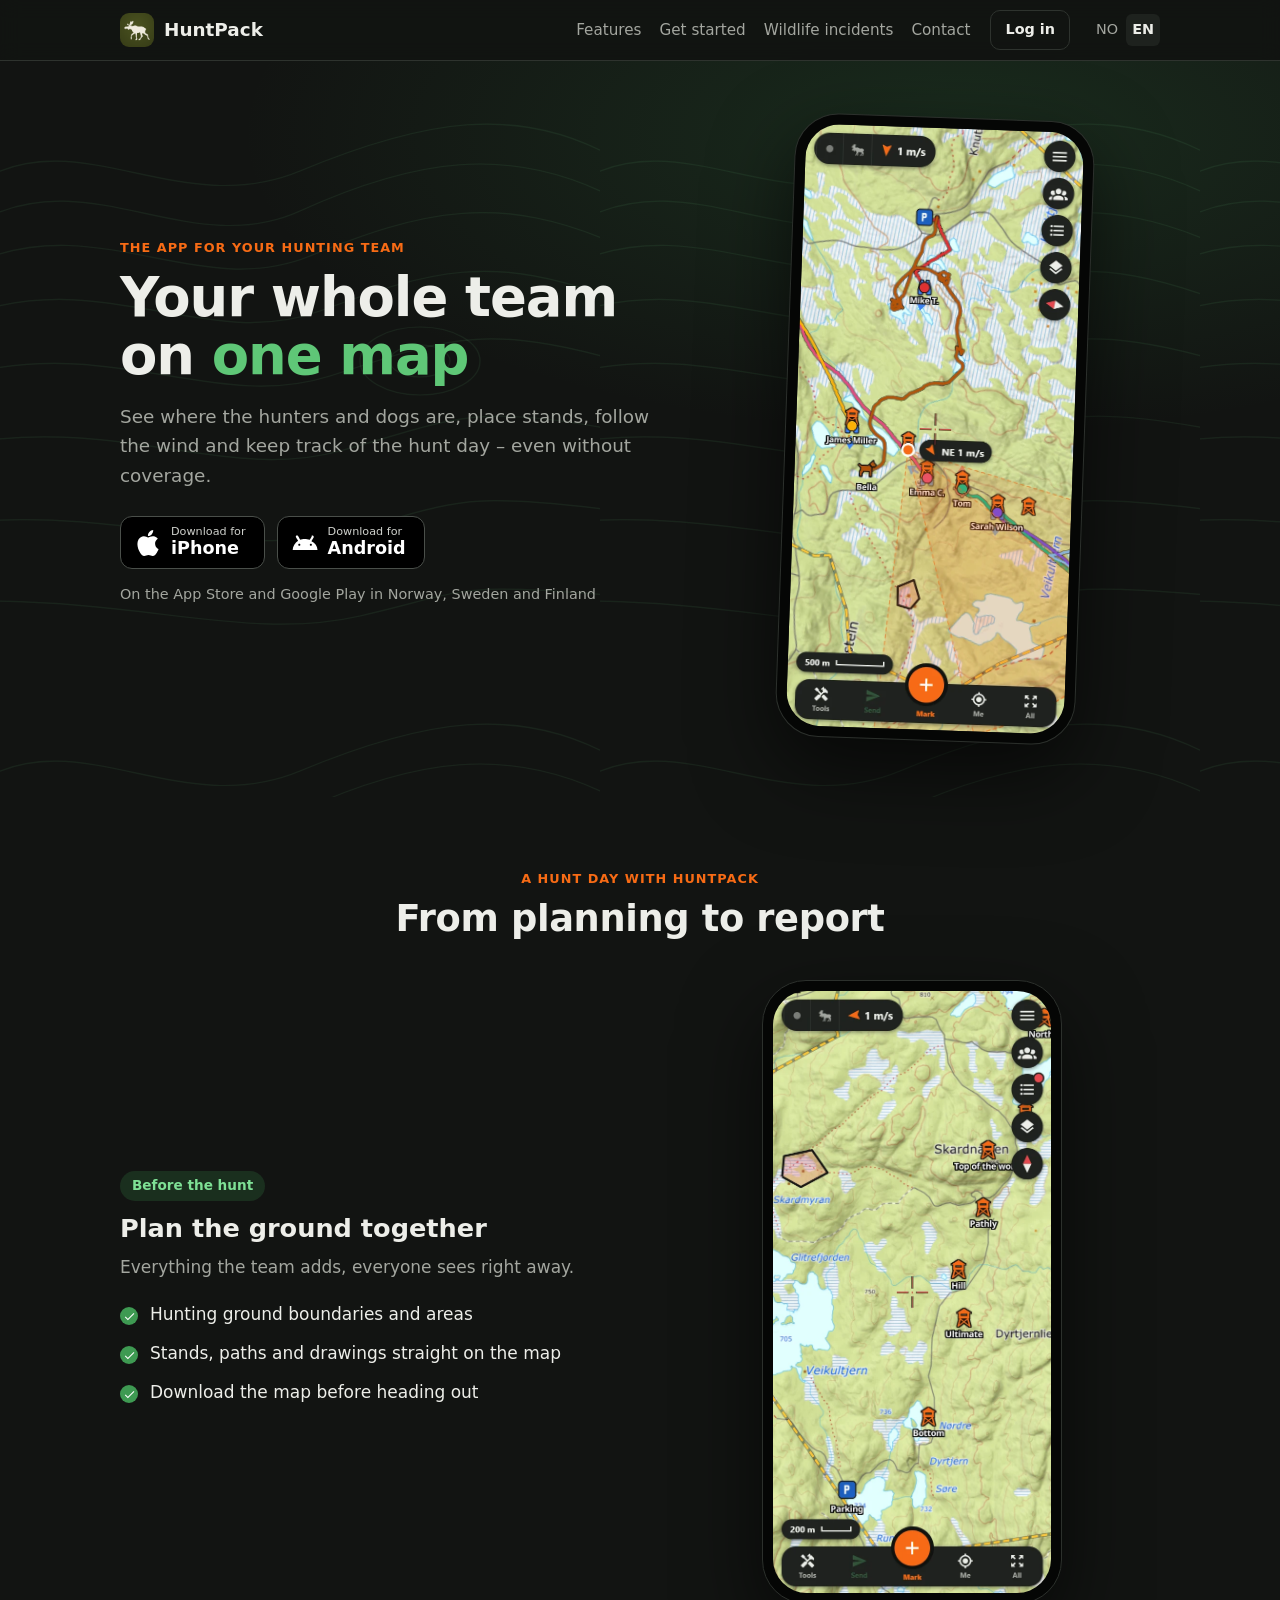
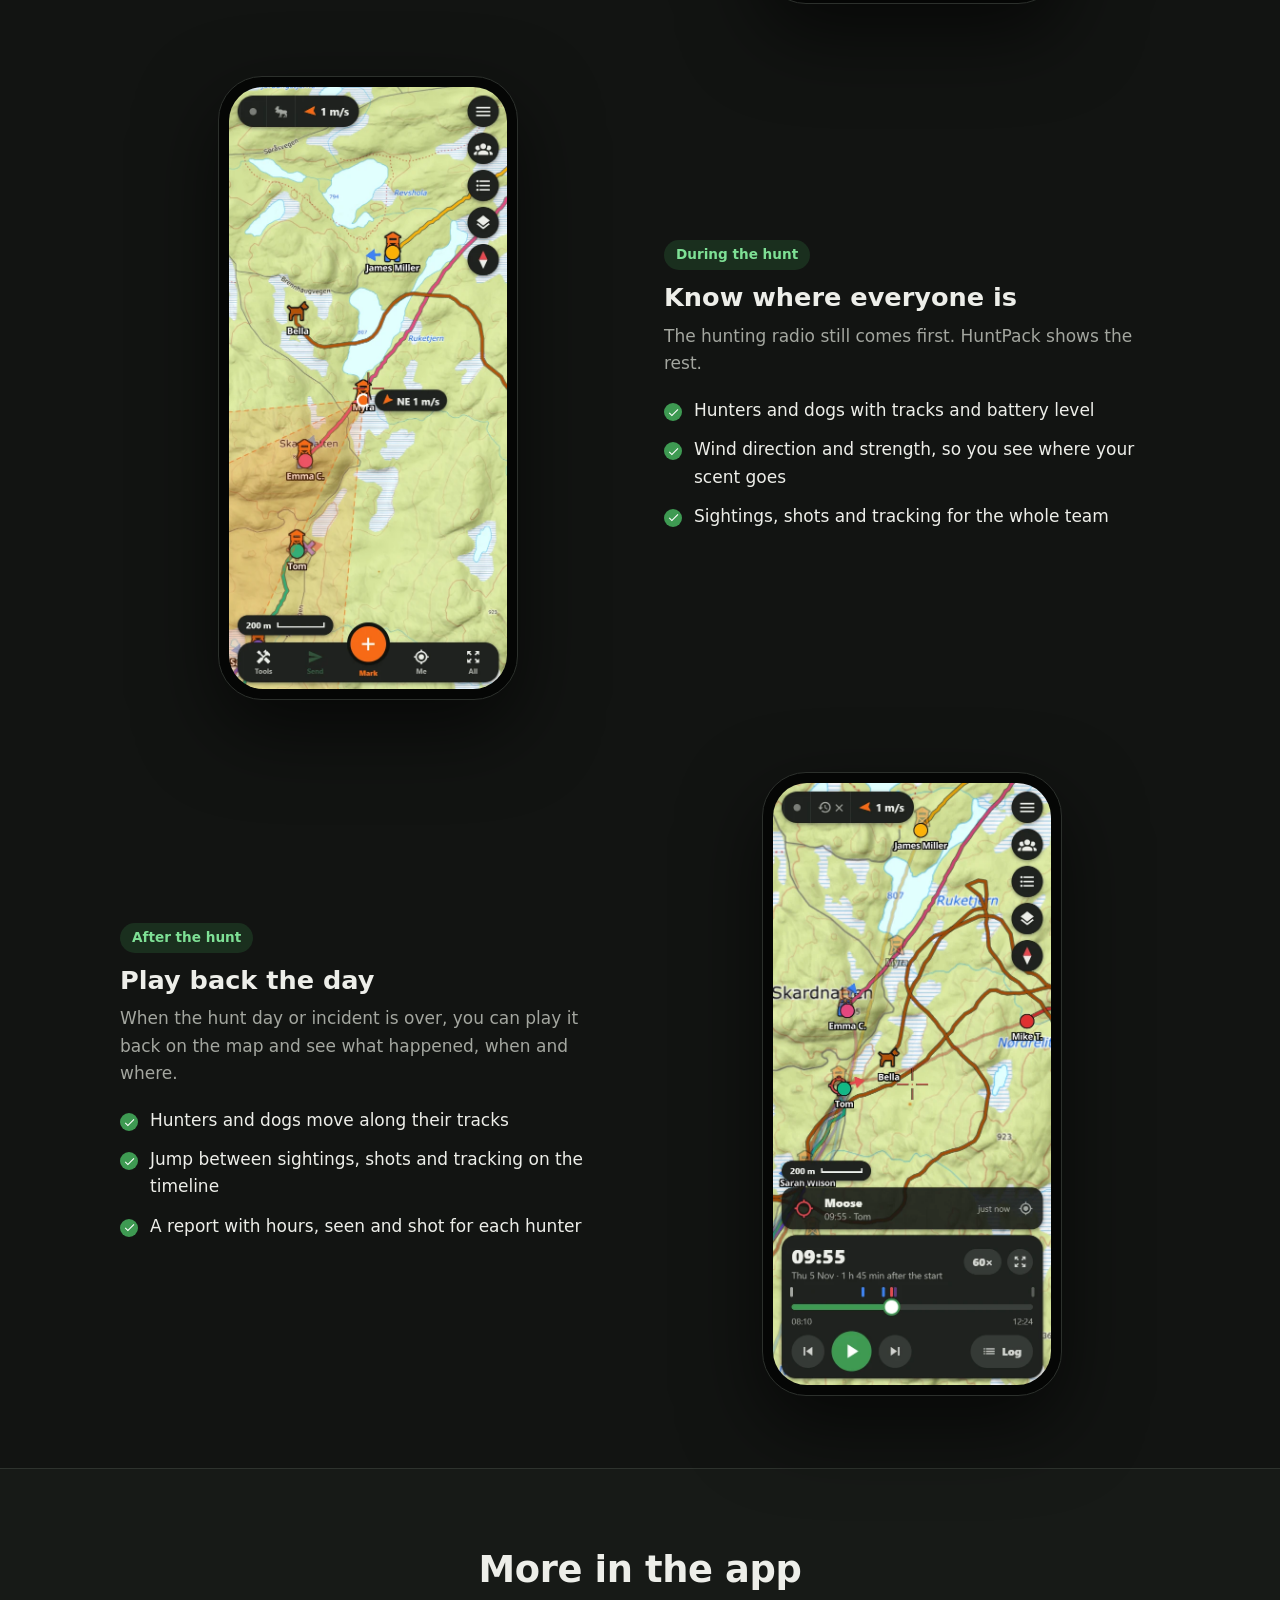
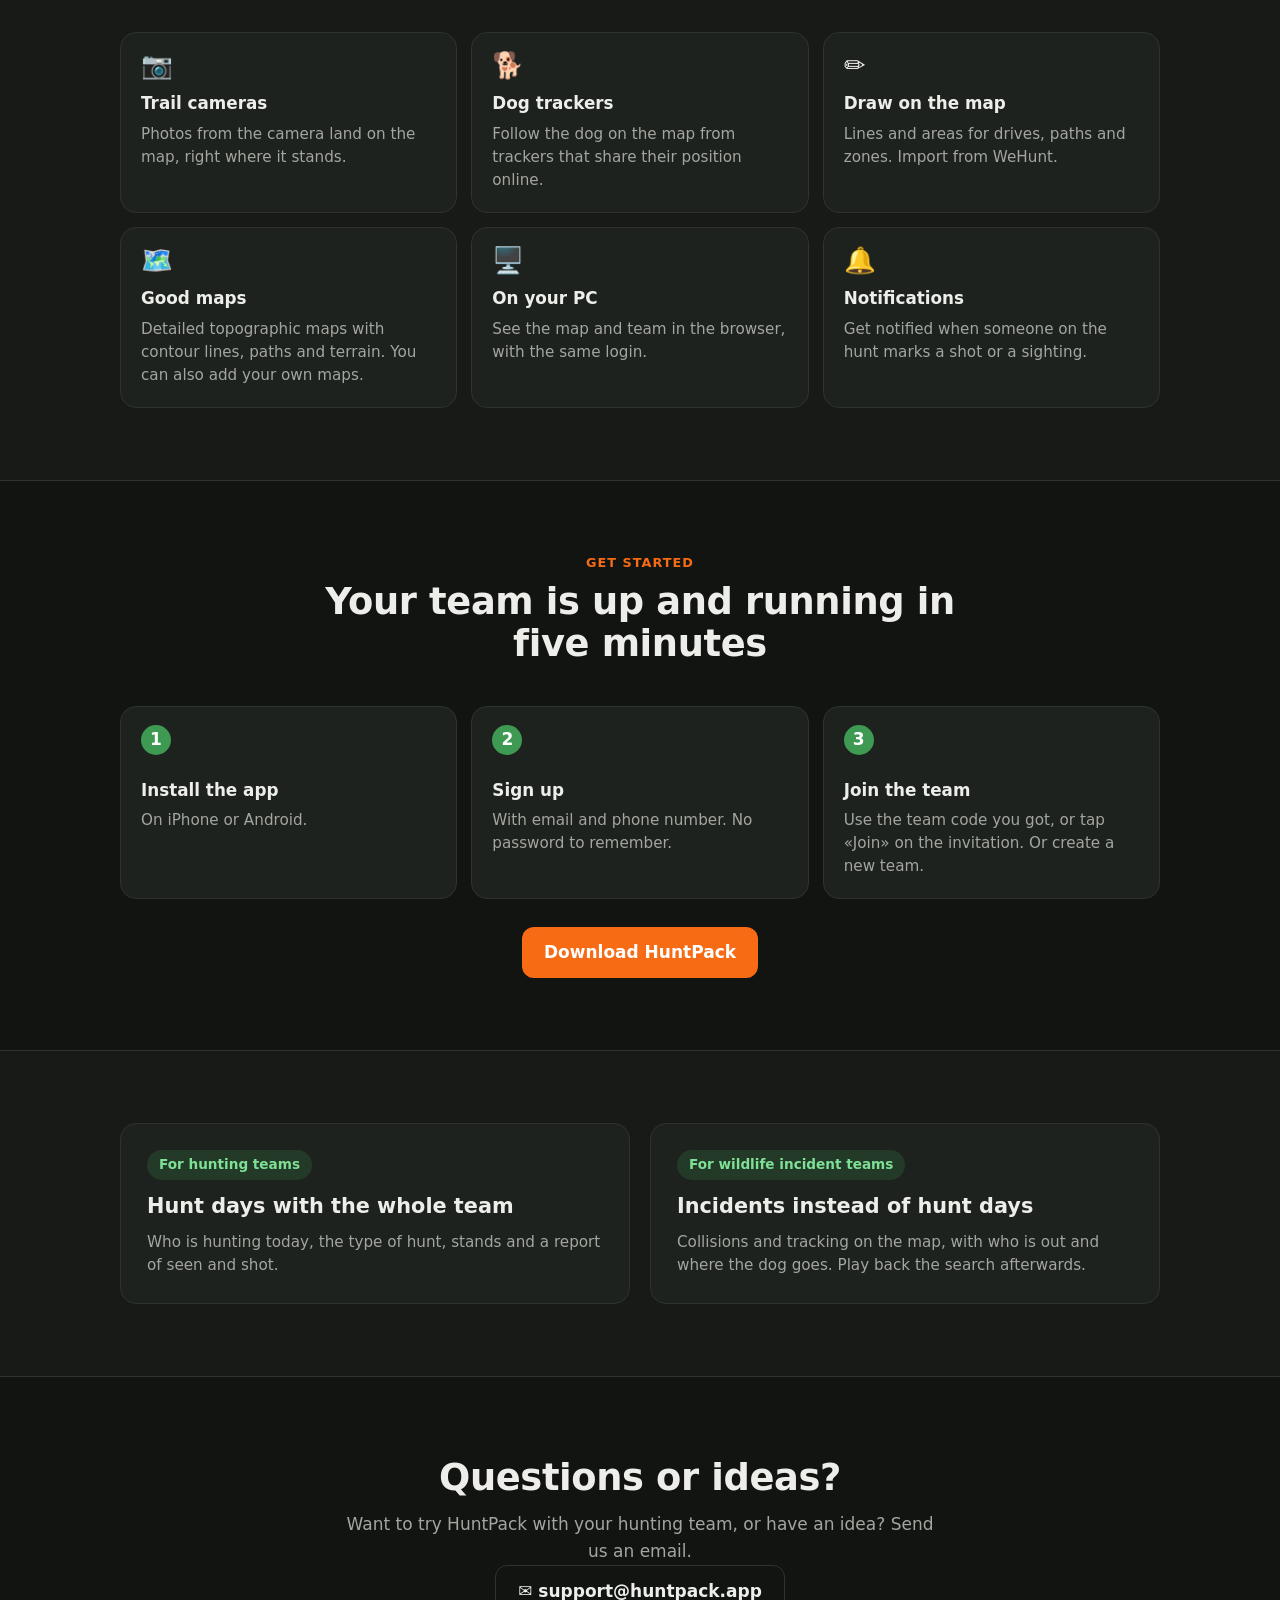
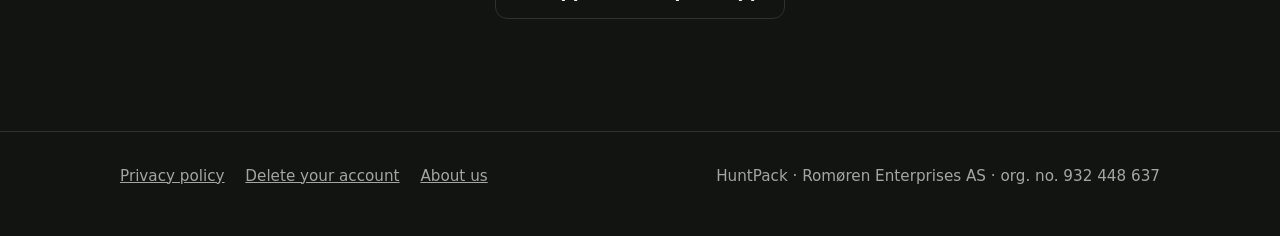
<file: index.html>
<!doctype html>
<html lang="nb">
<head>
<meta charset="utf-8">
<meta name="viewport" content="width=device-width, initial-scale=1">
<title>HuntPack – hele jaktlaget på ett kart</title>
<link rel="canonical" href="https://huntpack.app/">
<meta name="description" content="HuntPack er appen for jaktlaget: se hvor jegerne og hundene er, sett ut poster, følg vinden og hold styr på jaktdagen – også der det ikke er dekning.">
<meta property="og:title" content="HuntPack – hele jaktlaget på ett kart">
<meta property="og:description" content="Se hvor jegerne og hundene er, sett ut poster, følg vinden og hold styr på jaktdagen.">
<meta property="og:image" content="https://huntpack.app/icon-512.png">
<meta name="theme-color" content="#121412">
<link rel="icon" href="favicon.png">
<link rel="apple-touch-icon" href="apple-touch-icon.png">
<style>
  :root {
    color-scheme: dark;
    --bg: #121412;
    --bg2: #171a17;
    --panel: #1e221e;
    --border: #2e332e;
    --text: #edeee9;
    --muted: #a3a69f;
    --accent: #f76b15;
    --green: #3e9a52;
    --greenLight: #5fc777;
    /* Høydekurver: svakt mønster bak toppen og båndene. */
    --topo: url("data:image/svg+xml,%3Csvg xmlns='http://www.w3.org/2000/svg' width='600' height='600' viewBox='0 0 600 600'%3E%3Cg fill='none' stroke='%235fc777' stroke-opacity='0.09' stroke-width='1.2'%3E%3Cpath d='M-20 120 C 80 60 180 160 300 110 S 520 40 620 100'/%3E%3Cpath d='M-20 160 C 90 100 190 200 300 150 S 510 80 620 140'/%3E%3Cpath d='M-20 200 C 100 150 200 240 310 195 S 500 130 620 185'/%3E%3Cpath d='M-20 250 C 110 210 210 290 320 250 S 490 190 620 240'/%3E%3Cpath d='M-20 310 C 120 280 220 350 330 315 S 480 260 620 300'/%3E%3Cpath d='M-20 380 C 130 360 230 420 340 390 S 470 340 620 370'/%3E%3Cpath d='M-20 460 C 140 450 240 500 350 470 S 460 430 620 450'/%3E%3Cpath d='M-20 540 C 150 540 250 580 360 555 S 450 520 620 535'/%3E%3Cellipse cx='420' cy='300' rx='60' ry='34'/%3E%3Cellipse cx='420' cy='300' rx='30' ry='16'/%3E%3C/g%3E%3C/svg%3E");
  }
  * { box-sizing: border-box; }
  body {
    margin: 0;
    background: var(--bg);
    color: var(--text);
    font: 17px/1.6 system-ui, -apple-system, 'Segoe UI', Roboto, sans-serif;
  }
  a { color: var(--accent); }
  .wrap { max-width: 1080px; margin: 0 auto; padding: 0 20px; }

  /* Toppen */
  header.top { position: sticky; top: 0; z-index: 5; background: rgba(18, 20, 18, 0.85); backdrop-filter: blur(10px); border-bottom: 1px solid var(--border); }
  .top .wrap { display: flex; align-items: center; gap: 20px; height: 60px; }
  .brand { display: flex; align-items: center; gap: 10px; color: var(--text); text-decoration: none; font-weight: 800; font-size: 1.15rem; }
  .brand img { width: 34px; height: 34px; border-radius: 9px; }
  nav.links { display: flex; gap: 18px; margin-left: auto; font-size: 0.95rem; }
  nav.links a { color: var(--muted); text-decoration: none; }
  nav.links a:hover { color: var(--text); }
  .login { display: inline-flex; align-items: center; gap: 6px; padding: 7px 14px; border-radius: 10px; border: 1px solid var(--border); color: var(--text); text-decoration: none; font-weight: 700; font-size: 0.9rem; white-space: nowrap; }
  .login:hover { border-color: var(--greenLight); }
  .lang { display: flex; gap: 2px; font-size: 0.9rem; }
  .lang button { border: 0; background: none; color: var(--muted); font: inherit; cursor: pointer; padding: 4px 6px; border-radius: 6px; }
  .lang button[aria-pressed='true'] { color: var(--text); font-weight: 700; background: var(--panel); }

  /* Hero */
  .hero { background: var(--topo), radial-gradient(1200px 500px at 75% 10%, rgba(62, 154, 82, 0.18), transparent 60%); background-size: 600px, auto; }
  .hero .wrap { display: grid; grid-template-columns: 1.1fr 0.9fr; gap: 40px; align-items: center; padding-top: 56px; padding-bottom: 56px; }
  .eyebrow { color: var(--accent); font-weight: 800; letter-spacing: 0.08em; text-transform: uppercase; font-size: 0.8rem; }
  h1 { font-size: clamp(2.2rem, 5vw, 3.4rem); line-height: 1.08; margin: 10px 0 16px; letter-spacing: -0.02em; }
  h1 em { font-style: normal; color: var(--greenLight); }
  .lead { color: var(--muted); font-size: 1.15rem; margin: 0 0 26px; max-width: 34em; }
  .stores { display: flex; flex-wrap: wrap; gap: 12px; }
  .store { display: inline-flex; align-items: center; gap: 10px; padding: 9px 18px 9px 14px; border-radius: 12px; background: #000; border: 1px solid #4a4f4a; color: #fff; text-decoration: none; }
  .store svg { width: 26px; height: 26px; fill: #fff; }
  .store small { display: block; font-size: 0.7rem; line-height: 1; color: #cfd1cc; }
  .store b { display: block; font-size: 1.1rem; line-height: 1.2; }
  .note { color: var(--muted); font-size: 0.9rem; margin-top: 14px; }
  .note a { color: var(--text); }

  .phone { width: 100%; max-width: 300px; margin: 0 auto; padding: 10px; border-radius: 44px; background: #050605; border: 1px solid #2c302c; box-shadow: 0 30px 80px rgba(0, 0, 0, 0.6); }
  .phone img { display: block; width: 100%; height: auto; border-radius: 34px; }
  .tilt { transform: rotate(2deg); }

  /* Jaktdagen */
  section { padding: 72px 0; }
  .center { text-align: center; max-width: 640px; margin: 0 auto 40px; }
  h2 { font-size: clamp(1.7rem, 3.4vw, 2.3rem); line-height: 1.15; margin: 8px 0 12px; letter-spacing: -0.01em; }
  .center p { color: var(--muted); margin: 0; }
  .story { display: grid; grid-template-columns: 1fr 1fr; gap: 48px; align-items: center; margin: 0 0 72px; }
  .story:last-child { margin-bottom: 0; }
  .story.flip .text { order: 2; }
  .when { display: inline-block; padding: 4px 12px; border-radius: 999px; background: rgba(62, 154, 82, 0.2); color: #7ee095; font-weight: 700; font-size: 0.85rem; }
  .story h3 { font-size: 1.6rem; margin: 12px 0 10px; line-height: 1.2; }
  .story p { color: var(--muted); margin: 0 0 14px; }
  .ticks { list-style: none; padding: 0; margin: 0; }
  .ticks li { padding: 6px 0 6px 30px; position: relative; }
  .ticks li::before { content: ''; position: absolute; left: 0; top: 12px; width: 18px; height: 18px; border-radius: 50%; background: var(--green) url("data:image/svg+xml,%3Csvg xmlns='http://www.w3.org/2000/svg' viewBox='0 0 24 24'%3E%3Cpath fill='white' d='M9 16.2 4.8 12l-1.4 1.4L9 19 21 7l-1.4-1.4z'/%3E%3C/svg%3E") center / 13px no-repeat; }

  /* Mer i appen */
  .more { background: var(--bg2); border-top: 1px solid var(--border); border-bottom: 1px solid var(--border); }
  .grid { display: grid; grid-template-columns: repeat(3, 1fr); gap: 14px; }
  .card { background: var(--panel); border: 1px solid var(--border); border-radius: 16px; padding: 20px; }
  .card .icon { font-size: 1.6rem; line-height: 1; }
  .card h4 { margin: 12px 0 6px; font-size: 1.05rem; }
  .card p { margin: 0; color: var(--muted); font-size: 0.95rem; line-height: 1.5; }

  /* Kom i gang */
  .steps { display: grid; grid-template-columns: repeat(3, 1fr); gap: 14px; counter-reset: step; }
  .steps .card { position: relative; padding-top: 58px; }
  .steps .card::before { counter-increment: step; content: counter(step); position: absolute; top: 18px; left: 20px; width: 30px; height: 30px; border-radius: 50%; background: var(--green); color: #fff; font-weight: 800; display: flex; align-items: center; justify-content: center; }
  .cta { text-align: center; margin-top: 28px; }
  .button { display: inline-flex; align-items: center; gap: 8px; padding: 12px 22px; border-radius: 12px; background: var(--accent); color: #fff; font-weight: 700; text-decoration: none; }
  .button.ghost { background: transparent; border: 1px solid var(--border); color: var(--text); }


  /* Fallvilt */
  .split { display: grid; grid-template-columns: 1fr 1fr; gap: 20px; }
  .split .card { padding: 26px; }
  .split h3 { margin: 10px 0 8px; font-size: 1.3rem; }

  footer { border-top: 1px solid var(--border); padding: 32px 0 48px; color: var(--muted); font-size: 0.95rem; }
  footer .wrap { display: flex; flex-wrap: wrap; justify-content: space-between; gap: 16px; }
  footer a { color: var(--muted); margin-right: 16px; }

  [lang='en'] .nb, [lang='nb'] .en { display: none; }

  @media (max-width: 860px) {
    nav.links { display: none; }
    .login { margin-left: auto; }
    .hero .wrap, .story, .split { grid-template-columns: 1fr; }
    .hero .wrap { padding-top: 36px; gap: 36px; }
    .story { gap: 28px; margin-bottom: 56px; }
    .story.flip .text { order: 0; }
    .grid, .steps { grid-template-columns: 1fr 1fr; }
    section { padding: 56px 0; }
  }
  @media (max-width: 560px) {
    .grid, .steps { grid-template-columns: 1fr; }
    .phone { max-width: 260px; }
  }
</style>
</head>
<body>

<header class="top">
  <div class="wrap">
    <a class="brand" href="#"><img src="icon-192.png" alt="">HuntPack</a>
    <nav class="links">
      <a href="#jaktdagen"><span class="nb">Funksjoner</span><span class="en">Features</span></a>
      <a href="#kom-i-gang"><span class="nb">Kom i gang</span><span class="en">Get started</span></a>
      <a href="#fallvilt"><span class="nb">Fallvilt</span><span class="en">Wildlife incidents</span></a>
      <a href="#kontakt"><span class="nb">Kontakt</span><span class="en">Contact</span></a>
    </nav>
    <a class="login" href="https://app.huntpack.app"><span class="nb">Logg inn</span><span class="en">Log in</span></a>
    <div class="lang">
      <button type="button" data-set="nb">NO</button>
      <button type="button" data-set="en">EN</button>
    </div>
  </div>
</header>

<div class="hero">
  <div class="wrap">
    <div>
      <div class="eyebrow nb">Appen for jaktlaget</div><div class="eyebrow en">The app for your hunting team</div>
      <h1 class="nb">Hele jaktlaget<br>på <em>ett kart</em></h1>
      <h1 class="en">Your whole team<br>on <em>one map</em></h1>
      <p class="lead nb">Se hvor jegerne og hundene er, sett ut poster, følg vinden og hold styr på jaktdagen – også der det ikke er dekning.</p>
      <p class="lead en">See where the hunters and dogs are, place stands, follow the wind and keep track of the hunt day – even without coverage.</p>
      <div class="stores">
        <a class="store" href="https://apps.apple.com/app/id6818877287">
          <svg viewBox="0 0 24 24" aria-hidden="true"><path d="M12.152 6.896c-.948 0-2.415-1.078-3.96-1.04-2.04.027-3.91 1.183-4.961 3.014-2.117 3.675-.546 9.103 1.519 12.09 1.013 1.454 2.208 3.09 3.792 3.039 1.52-.065 2.09-.987 3.935-.987 1.831 0 2.35.987 3.96.948 1.637-.026 2.676-1.48 3.676-2.948 1.156-1.688 1.636-3.325 1.662-3.415-.039-.013-3.182-1.221-3.22-4.857-.026-3.04 2.48-4.494 2.597-4.559-1.429-2.09-3.623-2.324-4.39-2.376-2-.156-3.675 1.09-4.61 1.09zM15.53 3.83c.843-1.012 1.4-2.427 1.245-3.83-1.207.052-2.662.805-3.532 1.818-.78.896-1.454 2.338-1.273 3.714 1.338.104 2.715-.688 3.559-1.701"/></svg>
          <span><small class="nb">Last ned for</small><small class="en">Download for</small><b>iPhone</b></span>
        </a>
        <a class="store" href="https://play.google.com/store/apps/details?id=no.huntpack.app">
          <svg viewBox="0 0 24 24" aria-hidden="true"><path d="M18.4395 5.5586c-.675 1.1664-1.352 2.3318-2.0274 3.498-.0366-.0155-.0742-.0286-.1113-.043-1.8249-.6957-3.484-.8-4.42-.787-1.8551.0185-3.3544.4643-4.2597.8203-.084-.1494-1.7526-3.021-2.0215-3.4864a1.1451 1.1451 0 0 0-.1406-.1914c-.3312-.364-.9054-.4859-1.379-.203-.475.282-.7136.9-.3886 1.4688 1.9466 3.3738-.0703-.1212 1.9316 3.3477.0084.0147-.0058.0218-.0078.0352C2.8064 12.0303.7698 15.0613.5967 18.5h22.9668c-.1667-3.4239-2.2082-6.4478-5.6562-8.0332-.0011-.0006.0011-.0013 0-.002l2.0332-3.5222c.0928-.1609.1543-.3485.1543-.5536 0-.3134-.1176-.6245-.3477-.8535-.2299-.2289-.5411-.3437-.8535-.3437-.6215.0037-.9606.3836-1.1508.6879zM6.7466 14.6233c-.5458 0-.9883-.4425-.9883-.9883s.4425-.9883.9883-.9883.9883.4425.9883.9883-.4425.9883-.9883.9883zm10.6624 0c-.5458 0-.9883-.4425-.9883-.9883s.4425-.9883.9883-.9883.9883.4425.9883.9883-.4425.9883-.9883.9883z"/></svg>
          <span><small class="nb">Last ned for</small><small class="en">Download for</small><b>Android</b></span>
        </a>
      </div>
      <p class="note nb">I App Store og på Google Play i Norge, Sverige og Finland</p>
      <p class="note en">On the App Store and Google Play in Norway, Sweden and Finland</p>
    </div>
    <div class="phone tilt">
      <img src="shots/hero-map.webp" width="584" height="1265" alt="HuntPack map during a hunt day: hunters on stands, the dog Bella with her track, wind with the scent cone from a stand and the hunting ground boundary">
    </div>
  </div>
</div>

<section id="jaktdagen">
  <div class="wrap">
    <div class="center">
      <div class="eyebrow nb">En jaktdag med HuntPack</div><div class="eyebrow en">A hunt day with HuntPack</div>
      <h2 class="nb">Fra planlegging til rapport</h2><h2 class="en">From planning to report</h2>
    </div>

    <div class="story">
      <div class="text">
        <span class="when nb">Før jakta</span><span class="when en">Before the hunt</span>
        <h3 class="nb">Planlegg terrenget sammen</h3><h3 class="en">Plan the ground together</h3>
        <p class="nb">Alt laget legger inn, ser alle andre med en gang.</p><p class="en">Everything the team adds, everyone sees right away.</p>
        <ul class="ticks nb"><li>Grenser for jaktfeltet</li><li>Poster, stier og tegninger rett på kartet</li><li>Last ned kartet før du drar til skogs</li></ul>
        <ul class="ticks en"><li>Hunting ground boundaries and areas</li><li>Stands, paths and drawings straight on the map</li><li>Download the map before heading out</li></ul>
      </div>
      <div class="phone"><img src="shots/area.webp" width="584" height="1265" alt="Hunting ground with stands, parking and an off-limits area drawn on the map" loading="lazy"></div>
    </div>

    <div class="story flip">
      <div class="text">
        <span class="when nb">Under jakta</span><span class="when en">During the hunt</span>
        <h3 class="nb">Vit hvor alle er</h3><h3 class="en">Know where everyone is</h3>
        <p class="nb">Jaktradioen er fortsatt viktigst. HuntPack viser resten.</p><p class="en">The hunting radio still comes first. HuntPack shows the rest.</p>
        <ul class="ticks nb"><li>Jegere og hunder med spor og batterinivå</li><li>Vindretning og -styrke, så du ser hvor vitringen går</li><li>Observasjoner, skudd og ettersøk for hele laget</li></ul>
        <ul class="ticks en"><li>Hunters and dogs with tracks and battery level</li><li>Wind direction and strength, so you see where your scent goes</li><li>Sightings, shots and tracking for the whole team</li></ul>
      </div>
      <div class="phone"><img src="shots/live.webp" width="584" height="1265" alt="Hunters on their stands, the dog with its track and the wind with the scent cone from a stand" loading="lazy"></div>
    </div>

    <div class="story">
      <div class="text">
        <span class="when nb">Etter jakta</span><span class="when en">After the hunt</span>
        <h3 class="nb">Spill av dagen</h3><h3 class="en">Play back the day</h3>
        <p class="nb">Når jaktdagen eller hendelsen er avsluttet, kan du spille den av på kartet og se hva som skjedde, når og hvor.</p><p class="en">When the hunt day or incident is over, you can play it back on the map and see what happened, when and where.</p>
        <ul class="ticks nb"><li>Jegere og hunder beveger seg langs sporene sine</li><li>Hopp mellom observasjoner, skudd og ettersøk på tidslinjen</li><li>Rapport med timer, sett og skutt for hver jeger</li></ul>
        <ul class="ticks en"><li>Hunters and dogs move along their tracks</li><li>Jump between sightings, shots and tracking on the timeline</li><li>A report with hours, seen and shot for each hunter</li></ul>
      </div>
      <div class="phone"><img src="shots/playback.webp" width="584" height="1265" alt="Playback of a hunt day with the timeline, at the moment of the shot" loading="lazy"></div>
    </div>
  </div>
</section>

<section class="more">
  <div class="wrap">
    <div class="center">
      <h2 class="nb">Mer i appen</h2><h2 class="en">More in the app</h2>
    </div>
    <div class="grid">
      <div class="card"><div class="icon">📷</div><h4 class="nb">Viltkamera</h4><h4 class="en">Trail cameras</h4><p class="nb">Bildene fra kameraet kommer rett på kartet, der kameraet står.</p><p class="en">Photos from the camera land on the map, right where it stands.</p></div>
      <div class="card"><div class="icon">🐕</div><h4 class="nb">Hundepeilere</h4><h4 class="en">Dog trackers</h4><p class="nb">Følg hunden på kartet fra peilere som deler posisjon på nett.</p><p class="en">Follow the dog on the map from trackers that share their position online.</p></div>
      <div class="card"><div class="icon">✏️</div><h4 class="nb">Tegn på kartet</h4><h4 class="en">Draw on the map</h4><p class="nb">Streker og områder for drev, stier og soner. Importer fra WeHunt.</p><p class="en">Lines and areas for drives, paths and zones. Import from WeHunt.</p></div>
      <div class="card"><div class="icon">🗺️</div><h4 class="nb">Gode kart</h4><h4 class="en">Good maps</h4><p class="nb">Detaljerte topografiske kart med høydekurver, stier og terreng. Du kan også legge inn egne kart.</p><p class="en">Detailed topographic maps with contour lines, paths and terrain. You can also add your own maps.</p></div>
      <div class="card"><div class="icon">🖥️</div><h4 class="nb">På PC-en</h4><h4 class="en">On your PC</h4><p class="nb">Se kartet og laget i nettleseren, med samme innlogging.</p><p class="en">See the map and team in the browser, with the same login.</p></div>
      <div class="card"><div class="icon">🔔</div><h4 class="nb">Varsler</h4><h4 class="en">Notifications</h4><p class="nb">Få beskjed på telefonen når noen på jakt markerer skudd eller observasjon.</p><p class="en">Get notified when someone on the hunt marks a shot or a sighting.</p></div>
    </div>
  </div>
</section>


<section id="kom-i-gang">
  <div class="wrap">
    <div class="center">
      <div class="eyebrow nb">Kom i gang</div><div class="eyebrow en">Get started</div>
      <h2 class="nb">Laget er i gang på fem minutter</h2><h2 class="en">Your team is up and running in five minutes</h2>
    </div>
    <div class="steps">
      <div class="card"><h4 class="nb">Installer appen</h4><h4 class="en">Install the app</h4><p class="nb">På iPhone eller Android.</p><p class="en">On iPhone or Android.</p></div>
      <div class="card"><h4 class="nb">Registrer deg</h4><h4 class="en">Sign up</h4><p class="nb">Med e-post og telefonnummer. Ingen passord å huske.</p><p class="en">With email and phone number. No password to remember.</p></div>
      <div class="card"><h4 class="nb">Bli med på laget</h4><h4 class="en">Join the team</h4><p class="nb">Bruk lagkoden du fikk, eller trykk «Bli med» på invitasjonen. Eller opprett et nytt lag.</p><p class="en">Use the team code you got, or tap «Join» on the invitation. Or create a new team.</p></div>
    </div>
    <div class="cta"><a class="button" href="app.html"><span class="nb">Last ned HuntPack</span><span class="en">Download HuntPack</span></a></div>
  </div>
</section>

<section id="fallvilt" class="more">
  <div class="wrap split">
    <div class="card">
      <span class="when nb">For jaktlag</span><span class="when en">For hunting teams</span>
      <h3 class="nb">Jaktdager med hele laget</h3><h3 class="en">Hunt days with the whole team</h3>
      <p class="nb">Hvem som jakter i dag, jaktform, poster og rapport om sett og skutt.</p>
      <p class="en">Who is hunting today, the type of hunt, stands and a report of seen and shot.</p>
    </div>
    <div class="card">
      <span class="when nb">For fallviltgrupper</span><span class="when en">For wildlife incident teams</span>
      <h3 class="nb">Hendelser i stedet for jaktdager</h3><h3 class="en">Incidents instead of hunt days</h3>
      <p class="nb">Påkjørsler og ettersøk på kartet, med hvem som er ute og hvor hunden går. Spill av ettersøket etterpå.</p>
      <p class="en">Collisions and tracking on the map, with who is out and where the dog goes. Play back the search afterwards.</p>
    </div>
  </div>
</section>

<section id="kontakt">
  <div class="wrap center">
    <h2 class="nb">Spørsmål eller ønsker?</h2><h2 class="en">Questions or ideas?</h2>
    <p class="nb">Vil du prøve HuntPack med jaktlaget ditt, eller har du en idé? Send oss en e-post.</p>
    <p class="en">Want to try HuntPack with your hunting team, or have an idea? Send us an email.</p>
    <p class="cta"><a class="button ghost" href="mailto:support@huntpack.app">✉ support@huntpack.app</a></p>
  </div>
</section>

<footer>
  <div class="wrap">
    <div>
      <a href="privacy.html"><span class="nb">Personvern</span><span class="en">Privacy policy</span></a>
      <a href="delete-account.html"><span class="nb">Slett konto</span><span class="en">Delete your account</span></a>
      <a href="om.html"><span class="nb">Om oss</span><span class="en">About us</span></a>
    </div>
    <div>HuntPack · Romøren Enterprises AS · <span class="nb">org.nr.</span><span class="en">org. no.</span> 932 448 637</div>
  </div>
</footer>

<script>
  (function () {
    var root = document.documentElement;
    function set(lang) {
      root.lang = lang;
      document.querySelectorAll('[data-set]').forEach(function (b) {
        b.setAttribute('aria-pressed', String(b.dataset.set === lang));
      });
      try { localStorage.setItem('lang', lang); } catch (e) {}
    }
    var saved = null;
    try { saved = localStorage.getItem('lang'); } catch (e) {}
    var nordic = /^(nb|nn|no|sv|da)/i.test(navigator.language || '');
    set(saved || (nordic ? 'nb' : 'en'));
    document.querySelectorAll('[data-set]').forEach(function (b) {
      b.addEventListener('click', function () { set(b.dataset.set); });
    });
  })();
</script>
</body>
</html>
</file>
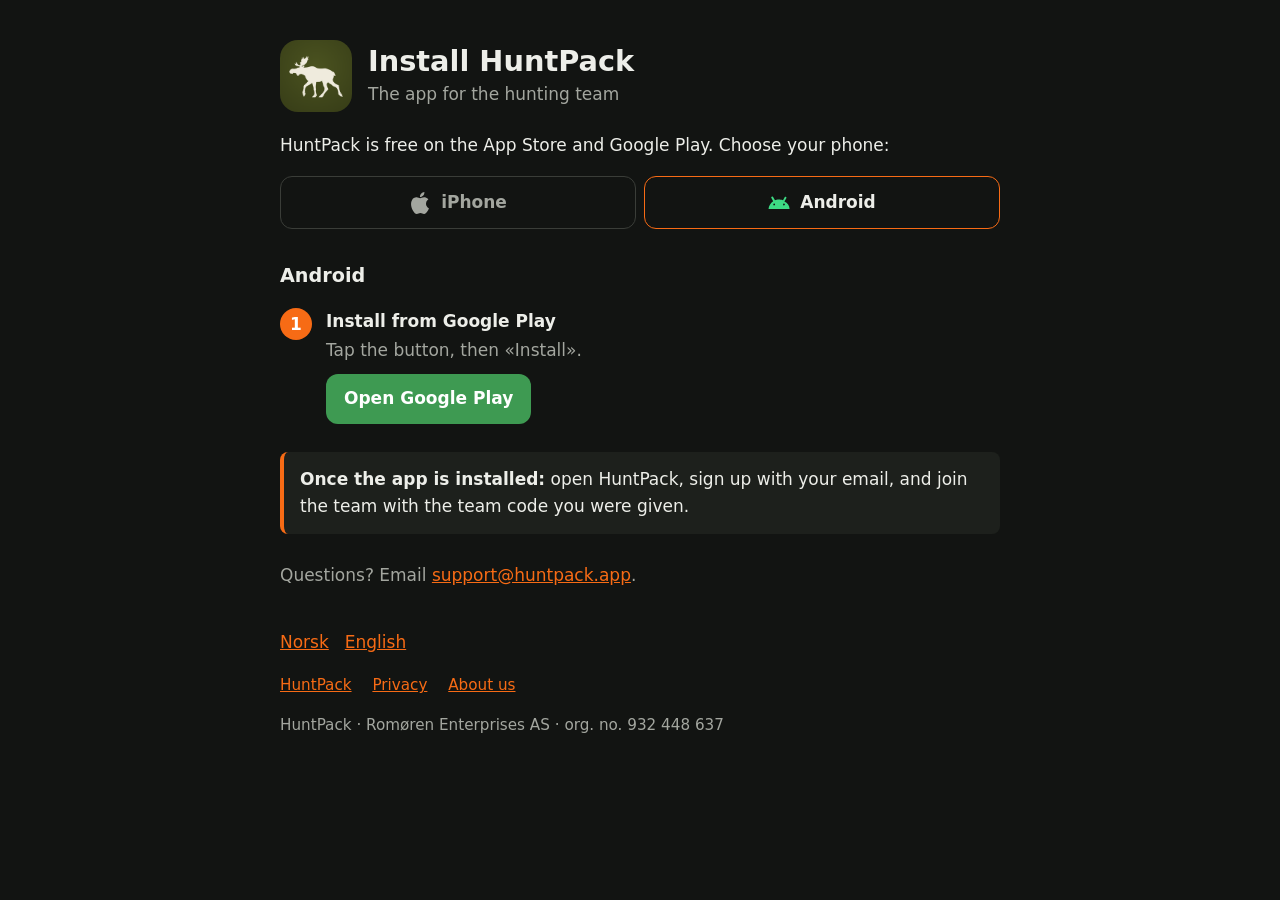
<file: app.html>
<!doctype html>
<html lang="nb">
<head>
<meta charset="utf-8">
<meta name="viewport" content="width=device-width, initial-scale=1">
<title>Installer HuntPack</title>
<link rel="canonical" href="https://huntpack.app/app">
<meta name="description" content="Installer HuntPack – appen for jaktlaget – på iPhone eller Android.">
<meta property="og:title" content="Installer HuntPack">
<meta property="og:description" content="Appen for jaktlaget, på iPhone og Android.">
<meta property="og:image" content="https://huntpack.app/icon-512.png">
<meta name="theme-color" content="#121412">
<link rel="icon" href="favicon.png">
<link rel="apple-touch-icon" href="apple-touch-icon.png">
<link rel="stylesheet" href="style.css">
<style>
  [lang='en'] .nb,
  [lang='nb'] .en {
    display: none;
  }
  .hero {
    display: flex;
    align-items: center;
    gap: 16px;
    margin: 8px 0 20px;
  }
  .hero img {
    width: 72px;
    height: 72px;
    border-radius: 18px;
    flex: none;
  }
  .hero h1 {
    margin: 0;
  }
  .hero p {
    margin: 2px 0 0;
    color: var(--muted);
  }
  .choose {
    display: flex;
    gap: 8px;
    margin: 0 0 8px;
  }
  .choose button {
    display: flex;
    align-items: center;
    justify-content: center;
    gap: 10px;
    flex: 1 1 0;
    padding: 12px 8px;
    border: 1px solid #3a3d38;
    border-radius: 12px;
    background: none;
    color: var(--muted);
    font: inherit;
    font-weight: 600;
    cursor: pointer;
  }
  .choose svg {
    width: 22px;
    height: 22px;
    fill: currentColor;
  }
  .choose button[aria-pressed='true'] .android {
    fill: #3ddc84;
  }
  .choose button[aria-pressed='true'] {
    border-color: var(--accent);
    color: var(--text);
  }
  /* Uten JavaScript vises begge. */
  .js .platform {
    display: none;
  }
  .js .platform.shown {
    display: block;
  }
  .steps {
    margin: 0;
    padding: 0;
    list-style: none;
    counter-reset: step;
  }
  .steps li {
    position: relative;
    margin: 0 0 18px;
    padding-left: 46px;
    counter-increment: step;
  }
  .steps li::before {
    content: counter(step);
    position: absolute;
    left: 0;
    top: 0;
    width: 32px;
    height: 32px;
    border-radius: 50%;
    background: var(--accent);
    color: #fff;
    font-weight: 700;
    text-align: center;
    line-height: 32px;
  }
  .steps strong {
    display: block;
  }
  .steps p {
    margin: 2px 0 10px;
    color: var(--muted);
  }
  .steps p.wait {
    padding: 10px 12px;
    border-left: 4px solid #e0a020;
    border-radius: 8px;
    background: rgba(224, 160, 32, 0.12);
    color: inherit;
  }
  .button {
    display: inline-flex;
    align-items: center;
    gap: 8px;
    padding: 11px 18px;
    border-radius: 12px;
    background: #3e9a52;
    color: #fff;
    font-weight: 600;
    text-decoration: none;
  }
  .next {
    margin: 28px 0;
    padding: 14px 16px;
    border-left: 4px solid var(--accent);
    border-radius: 8px;
    background: #1d201c;
  }
  .next p {
    margin: 0;
  }
  .langs {
    margin-top: 40px;
  }
  .langs button {
    margin-right: 16px;
    padding: 0;
    border: none;
    background: none;
    color: var(--accent);
    font: inherit;
    text-decoration: underline;
    cursor: pointer;
  }
  footer {
    color: var(--muted);
    font-size: 0.95rem;
  }
  footer a {
    margin-right: 16px;
  }
</style>
</head>
<body>
<main>
<div class="hero">
  <img src="icon-192.png" alt="">
  <div>
    <h1><span class="nb">Installer HuntPack</span><span class="en">Install HuntPack</span></h1>
    <p><span class="nb">Appen for jaktlaget</span><span class="en">The app for the hunting team</span></p>
  </div>
</div>

<p class="nb">HuntPack er gratis i App Store og på Google Play. Velg telefonen din:</p>
<p class="en">HuntPack is free on the App Store and Google Play. Choose your phone:</p>

<div class="choose" role="group">
  <button type="button" data-platform="ios"><svg viewBox="0 0 24 24" aria-hidden="true"><path d="M12.152 6.896c-.948 0-2.415-1.078-3.96-1.04-2.04.027-3.91 1.183-4.961 3.014-2.117 3.675-.546 9.103 1.519 12.09 1.013 1.454 2.208 3.09 3.792 3.039 1.52-.065 2.09-.987 3.935-.987 1.831 0 2.35.987 3.96.948 1.637-.026 2.676-1.48 3.676-2.948 1.156-1.688 1.636-3.325 1.662-3.415-.039-.013-3.182-1.221-3.22-4.857-.026-3.04 2.48-4.494 2.597-4.559-1.429-2.09-3.623-2.324-4.39-2.376-2-.156-3.675 1.09-4.61 1.09zM15.53 3.83c.843-1.012 1.4-2.427 1.245-3.83-1.207.052-2.662.805-3.532 1.818-.78.896-1.454 2.338-1.273 3.714 1.338.104 2.715-.688 3.559-1.701"/></svg>iPhone</button>
  <button type="button" data-platform="android"><svg class="android" viewBox="0 0 24 24" aria-hidden="true"><path d="M18.4395 5.5586c-.675 1.1664-1.352 2.3318-2.0274 3.498-.0366-.0155-.0742-.0286-.1113-.043-1.8249-.6957-3.484-.8-4.42-.787-1.8551.0185-3.3544.4643-4.2597.8203-.084-.1494-1.7526-3.021-2.0215-3.4864a1.1451 1.1451 0 0 0-.1406-.1914c-.3312-.364-.9054-.4859-1.379-.203-.475.282-.7136.9-.3886 1.4688 1.9466 3.3738-.0703-.1212 1.9316 3.3477.0084.0147-.0058.0218-.0078.0352C2.8064 12.0303.7698 15.0613.5967 18.5h22.9668c-.1667-3.4239-2.2082-6.4478-5.6562-8.0332-.0011-.0006.0011-.0013 0-.002l2.0332-3.5222c.0928-.1609.1543-.3485.1543-.5536 0-.3134-.1176-.6245-.3477-.8535-.2299-.2289-.5411-.3437-.8535-.3437-.6215.0037-.9606.3836-1.1508.6879zM6.7466 14.6233c-.5458 0-.9883-.4425-.9883-.9883s.4425-.9883.9883-.9883.9883.4425.9883.9883-.4425.9883-.9883.9883zm10.6624 0c-.5458 0-.9883-.4425-.9883-.9883s.4425-.9883.9883-.9883.9883.4425.9883.9883-.4425.9883-.9883.9883z"/></svg>Android</button>
</div>

<section class="platform" id="ios">
  <h2>iPhone</h2>
  <ol class="steps">
    <li>
      <strong><span class="nb">Installer fra App Store</span><span class="en">Install from the App Store</span></strong>
      <p class="nb">Trykk på knappen og så «Hent».</p>
      <p class="en">Tap the button, then «Get».</p>
      <a class="button" href="https://apps.apple.com/app/id6818877287"><span class="nb">Åpne App Store</span><span class="en">Open the App Store</span></a>
    </li>
  </ol>
</section>

<section class="platform" id="android">
  <h2>Android</h2>
  <ol class="steps">
    <li>
      <strong><span class="nb">Installer fra Google Play</span><span class="en">Install from Google Play</span></strong>
      <p class="nb">Trykk på knappen og så «Installer».</p>
      <p class="en">Tap the button, then «Install».</p>
      <a class="button" href="https://play.google.com/store/apps/details?id=no.huntpack.app"><span class="nb">Åpne Google Play</span><span class="en">Open Google Play</span></a>
    </li>
  </ol>
</section>

<div class="next">
  <p class="nb"><b>Når appen er installert:</b> åpne HuntPack, registrer deg med e-posten din, og bli med på laget med lagkoden du har fått.</p>
  <p class="en"><b>Once the app is installed:</b> open HuntPack, sign up with your email, and join the team with the team code you were given.</p>
</div>

<p class="muted"><span class="nb">Spørsmål? Send en e-post til</span><span class="en">Questions? Email</span> <a href="mailto:support@huntpack.app">support@huntpack.app</a>.</p>

<p class="langs"><button type="button" data-set="nb">Norsk</button><button type="button" data-set="en">English</button></p>

<footer>
  <p>
    <a href="/">HuntPack</a>
    <a href="privacy.html"><span class="nb">Personvern</span><span class="en">Privacy</span></a>
    <a href="om.html"><span class="nb">Om oss</span><span class="en">About us</span></a>
  </p>
  <p>HuntPack · Romøren Enterprises AS · <span class="nb">org.nr.</span><span class="en">org. no.</span> 932 448 637</p>
</footer>
</main>
<script>
  (function () {
    var root = document.documentElement;
    root.classList.add('js');

    function setLang(lang) {
      root.lang = lang;
      try { localStorage.setItem('lang', lang); } catch (e) {}
    }
    var saved = null;
    try { saved = localStorage.getItem('lang'); } catch (e) {}
    var nordic = /^(nb|nn|no|sv|da)/i.test(navigator.language || '');
    setLang(saved || (nordic ? 'nb' : 'en'));
    document.querySelectorAll('[data-set]').forEach(function (b) {
      b.addEventListener('click', function () { setLang(b.dataset.set); });
    });

    // Vis stegene for telefonen siden åpnes på; knappene bytter.
    function show(platform) {
      document.querySelectorAll('.platform').forEach(function (s) {
        s.classList.toggle('shown', s.id === platform);
      });
      document.querySelectorAll('[data-platform]').forEach(function (b) {
        b.setAttribute('aria-pressed', String(b.dataset.platform === platform));
      });
    }
    var ua = navigator.userAgent;
    var ios = /iPhone|iPad|iPod/.test(ua) || (/Macintosh/.test(ua) && navigator.maxTouchPoints > 1);
    show(ios ? 'ios' : 'android');
    document.querySelectorAll('[data-platform]').forEach(function (b) {
      b.addEventListener('click', function () { show(b.dataset.platform); });
    });
  })();
</script>
</body>
</html>
</file>
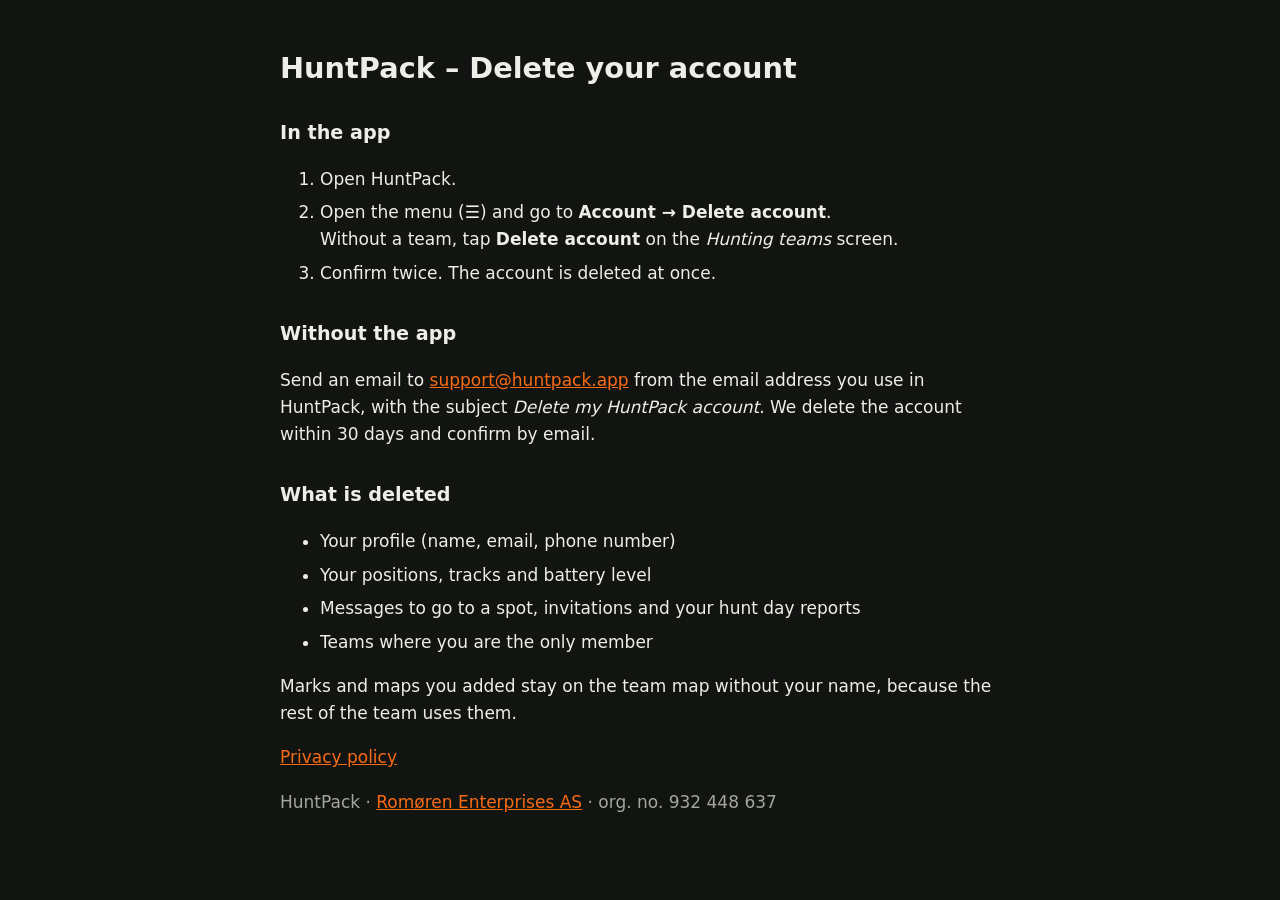
<file: delete-account.html>
<!doctype html>
<html lang="en">
<head>
<meta charset="utf-8">
<meta name="viewport" content="width=device-width, initial-scale=1">
<title>HuntPack – Delete your account</title>
<link rel="canonical" href="https://huntpack.app/delete-account">
<link rel="stylesheet" href="style.css">
</head>
<body>
<main>
<h1>HuntPack – Delete your account</h1>

<h2>In the app</h2>
<ol>
  <li>Open HuntPack.</li>
  <li>Open the menu (☰) and go to <strong>Account → Delete account</strong>.<br>
      Without a team, tap <strong>Delete account</strong> on the <em>Hunting teams</em> screen.</li>
  <li>Confirm twice. The account is deleted at once.</li>
</ol>

<h2>Without the app</h2>
<p>Send an email to <a href="mailto:support@huntpack.app?subject=Delete%20my%20HuntPack%20account">support@huntpack.app</a> from the email address you use in HuntPack, with the subject <em>Delete my HuntPack account</em>. We delete the account within 30 days and confirm by email.</p>

<h2>What is deleted</h2>
<ul>
  <li>Your profile (name, email, phone number)</li>
  <li>Your positions, tracks and battery level</li>
  <li>Messages to go to a spot, invitations and your hunt day reports</li>
  <li>Teams where you are the only member</li>
</ul>
<p>Marks and maps you added stay on the team map without your name, because the rest of the team uses them.</p>

<p><a href="privacy.html">Privacy policy</a></p>

<p class="muted">HuntPack · <a href="om.html">Romøren Enterprises AS</a> · org. no. 932 448 637</p>
</main>
</body>
</html>
</file>
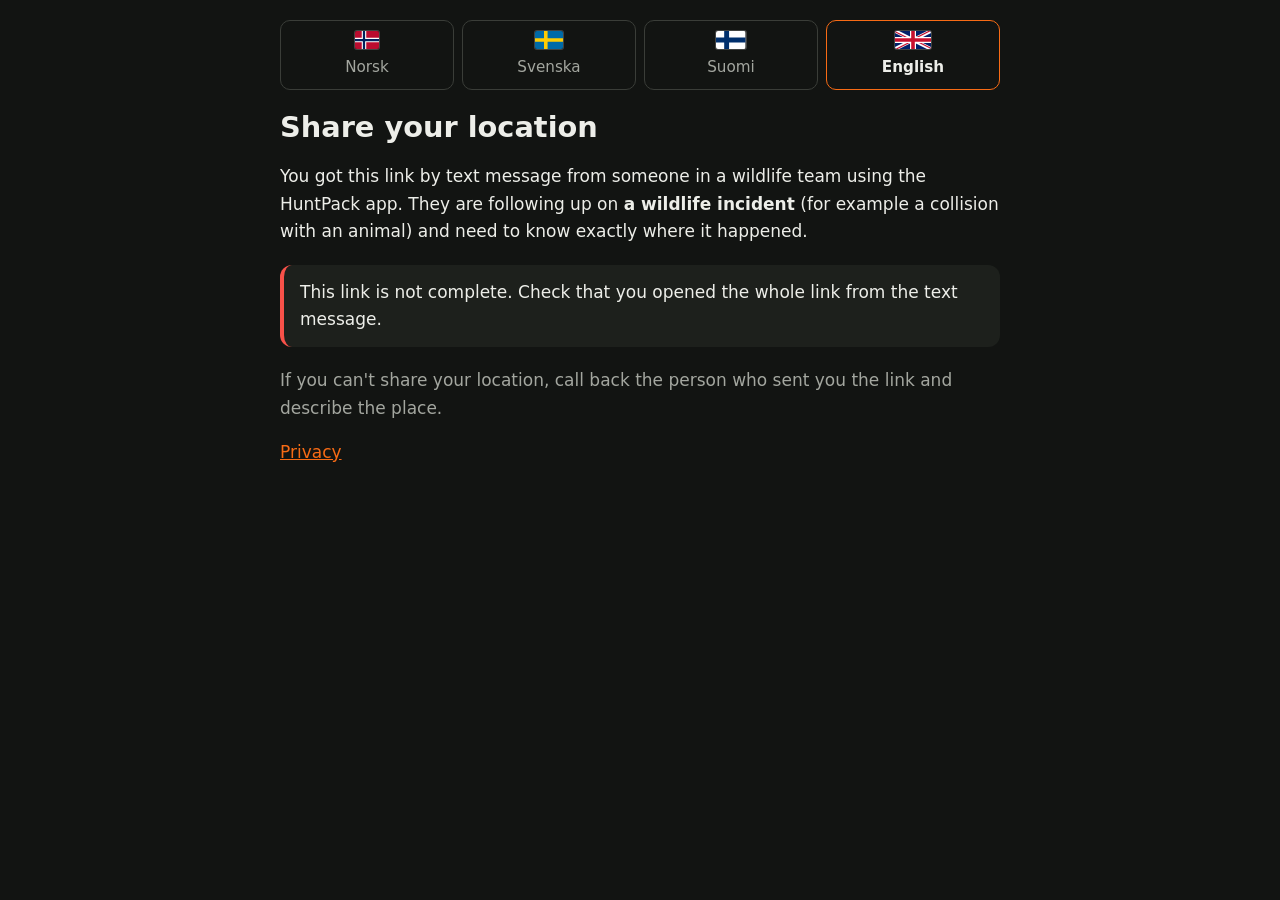
<file: l.html>
<!doctype html>
<html lang="en">
<head>
<meta charset="utf-8">
<meta name="viewport" content="width=device-width, initial-scale=1">
<meta name="robots" content="noindex">
<title>HuntPack – Share your location</title>
<link rel="stylesheet" href="style.css">
<style>
  .lang {
    display: flex;
    flex-wrap: wrap;
    gap: 8px;
    margin: -12px 0 8px;
  }
  .lang button {
    display: flex;
    flex-direction: column;
    align-items: center;
    gap: 6px;
    flex: 1 1 0;
    min-width: 72px;
    padding: 10px 6px;
    border: 1px solid #3a3d38;
    border-radius: 10px;
    background: none;
    color: var(--muted);
    font: inherit;
    font-size: 0.95rem;
    cursor: pointer;
  }
  .lang svg {
    height: 18px;
    width: auto;
    border-radius: 2px;
    box-shadow: 0 0 0 1px rgba(255, 255, 255, 0.2);
  }
  .lang button[aria-pressed='true'] {
    border-color: var(--accent);
    color: var(--text);
    font-weight: 600;
  }
  .big {
    display: block;
    width: 100%;
    margin: 24px 0 8px;
    padding: 18px 16px;
    border: 0;
    border-radius: 14px;
    background: var(--accent);
    color: #fff;
    font: inherit;
    font-size: 1.2rem;
    font-weight: 600;
    line-height: 1.2;
    cursor: pointer;
  }
  .big:disabled {
    opacity: 0.6;
    cursor: default;
  }
  .box {
    margin: 20px 0;
    padding: 14px 16px;
    border-radius: 12px;
    background: #1d201c;
  }
  .ok {
    border-left: 4px solid #3fb950;
  }
  .err {
    border-left: 4px solid #f85149;
  }
  .incident {
    font-weight: 600;
  }
  [hidden] {
    display: none !important;
  }
</style>
</head>
<body>
<main>
<div class="lang" role="group" aria-label="Language">
  <button type="button" data-set="nb" lang="nb"><svg viewBox="0 0 22 16" aria-hidden="true"><path fill="#ba0c2f" d="M0 0h22v16H0z"/><path fill="#fff" d="M6 0h4v16H6zM0 6h22v4H0z"/><path fill="#00205b" d="M7 0h2v16H7zM0 7h22v2H0z"/></svg>Norsk</button>
  <button type="button" data-set="sv" lang="sv"><svg viewBox="0 0 16 10" aria-hidden="true"><path fill="#006aa7" d="M0 0h16v10H0z"/><path fill="#fecc02" d="M5 0h2v10H5zM0 4h16v2H0z"/></svg>Svenska</button>
  <button type="button" data-set="fi" lang="fi"><svg viewBox="0 0 18 11" aria-hidden="true"><path fill="#fff" d="M0 0h18v11H0z"/><path fill="#002f6c" d="M5 0h3v11H5zM0 4h18v3H0z"/></svg>Suomi</button>
  <button type="button" data-set="en" lang="en"><svg viewBox="0 0 60 30" aria-hidden="true"><clipPath id="gb"><path d="M30 15h30v15zv15H0zH0V0zV0h30z"/></clipPath><path fill="#012169" d="M0 0h60v30H0z"/><path stroke="#fff" stroke-width="6" d="M0 0l60 30m0-30L0 30"/><path stroke="#c8102e" stroke-width="4" clip-path="url(#gb)" d="M0 0l60 30m0-30L0 30"/><path stroke="#fff" stroke-width="10" d="M30 0v30M0 15h60"/><path stroke="#c8102e" stroke-width="6" d="M30 0v30M0 15h60"/></svg>English</button>
</div>

<h1 id="title">Share your location</h1>
<p id="intro"></p>
<p id="how"></p>

<button id="share" class="big" type="button" disabled>Share my location</button>
<p id="small" class="muted"></p>

<div id="status" class="box" hidden></div>

<p class="muted" id="fallback"></p>
<p class="muted"><a id="privacy" href="privacy.html#sms-location">Privacy</a></p>
</main>
<script src="l.js"></script>
</body>
</html>
</file>
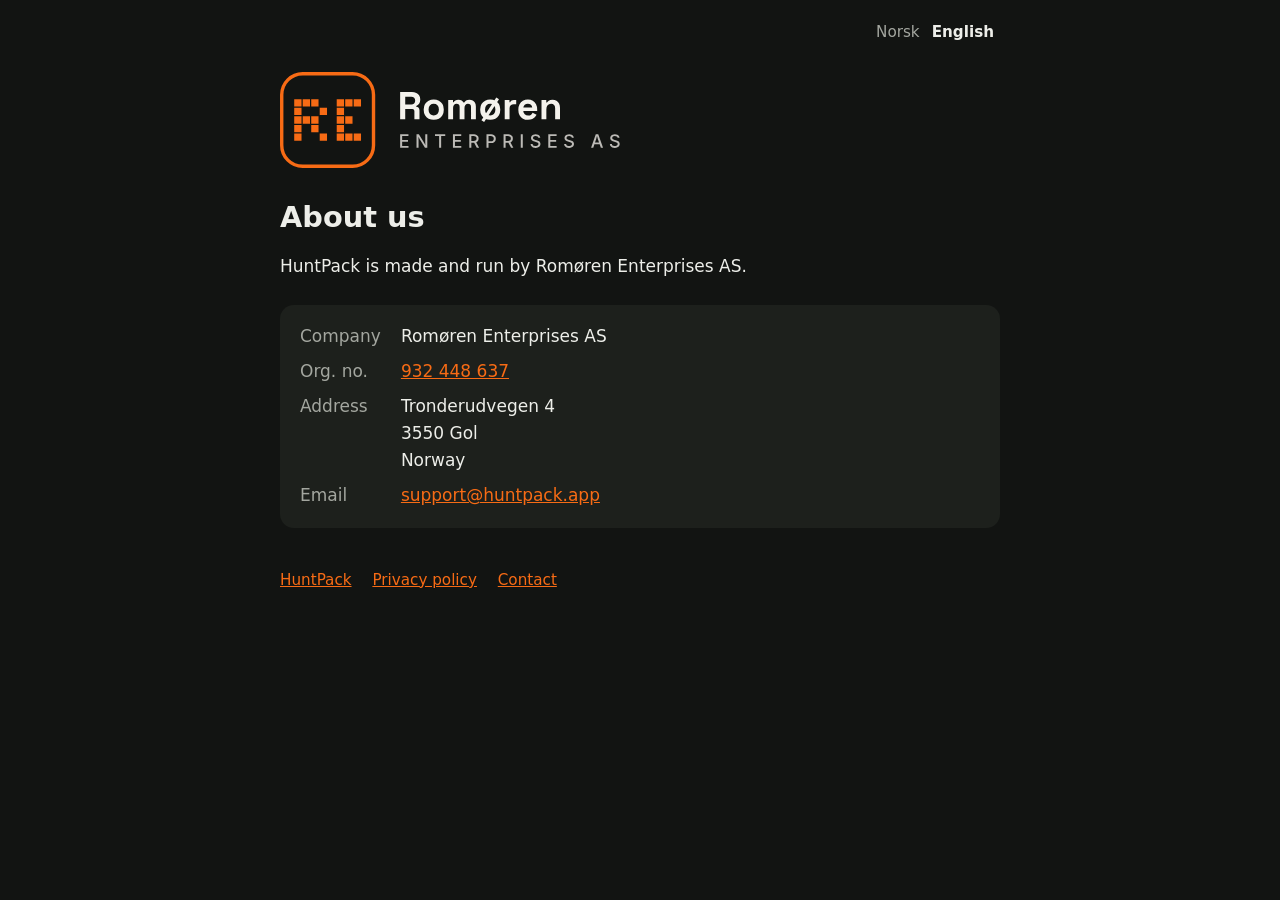
<file: om.html>
<!doctype html>
<html lang="nb">
<head>
<meta charset="utf-8">
<meta name="viewport" content="width=device-width, initial-scale=1">
<title>Om HuntPack – Romøren Enterprises AS</title>
<link rel="canonical" href="https://huntpack.app/om">
<meta name="description" content="HuntPack er laget og drives av Romøren Enterprises AS, Gol.">
<link rel="icon" href="favicon.png">
<link rel="stylesheet" href="style.css">
<style>
  .lang {
    display: flex;
    justify-content: flex-end;
    margin: -16px 0 8px;
    font-size: 0.95rem;
  }
  .lang button {
    border: 0;
    background: none;
    color: var(--muted);
    font: inherit;
    cursor: pointer;
    padding: 4px 6px;
  }
  .lang button[aria-pressed='true'] {
    color: var(--text);
    font-weight: 600;
  }
  .logo {
    display: block;
    width: 100%;
    max-width: 340px;
    height: auto;
    margin: 24px 0 32px;
  }
  .facts {
    display: grid;
    grid-template-columns: max-content 1fr;
    gap: 8px 20px;
    margin: 24px 0;
    padding: 18px 20px;
    border-radius: 14px;
    background: #1d201c;
  }
  .facts dt {
    color: var(--muted);
  }
  .facts dd {
    margin: 0;
  }
  footer {
    margin-top: 40px;
    color: var(--muted);
    font-size: 0.95rem;
  }
  footer a {
    margin-right: 16px;
  }
  [lang='en'] .nb,
  [lang='nb'] .en {
    display: none;
  }
</style>
</head>
<body>
<main>
<div class="lang">
  <button type="button" data-set="nb">Norsk</button>
  <button type="button" data-set="en">English</button>
</div>

<img class="logo" src="romoren-logo.svg" width="300" height="84" alt="Romøren Enterprises AS">

<h1><span class="nb">Om oss</span><span class="en">About us</span></h1>
<p class="nb">HuntPack er laget og drives av Romøren Enterprises AS.</p>
<p class="en">HuntPack is made and run by Romøren Enterprises AS.</p>

<dl class="facts">
  <dt><span class="nb">Selskap</span><span class="en">Company</span></dt>
  <dd>Romøren Enterprises AS</dd>
  <dt><span class="nb">Org.nr.</span><span class="en">Org. no.</span></dt>
  <dd><a href="https://virksomhet.brreg.no/nb/oppslag/enheter/932448637">932 448 637</a></dd>
  <dt><span class="nb">Adresse</span><span class="en">Address</span></dt>
  <dd>Tronderudvegen 4<br>3550 Gol<br><span class="nb">Norge</span><span class="en">Norway</span></dd>
  <dt><span class="nb">E-post</span><span class="en">Email</span></dt>
  <dd><a href="mailto:support@huntpack.app">support@huntpack.app</a></dd>
</dl>

<footer>
  <p>
    <a href="/">HuntPack</a>
    <a href="privacy.html"><span class="nb">Personvern</span><span class="en">Privacy policy</span></a>
    <a href="mailto:support@huntpack.app"><span class="nb">Kontakt</span><span class="en">Contact</span></a>
  </p>
</footer>
</main>
<script>
  (function () {
    var root = document.documentElement;
    function set(lang) {
      root.lang = lang;
      document.querySelectorAll('[data-set]').forEach(function (b) {
        b.setAttribute('aria-pressed', String(b.dataset.set === lang));
      });
      try { localStorage.setItem('lang', lang); } catch (e) {}
    }
    var saved = null;
    try { saved = localStorage.getItem('lang'); } catch (e) {}
    var nordic = /^(nb|nn|no|sv|da)/i.test(navigator.language || '');
    set(saved || (nordic ? 'nb' : 'en'));
    document.querySelectorAll('[data-set]').forEach(function (b) {
      b.addEventListener('click', function () { set(b.dataset.set); });
    });
  })();
</script>
</body>
</html>
</file>
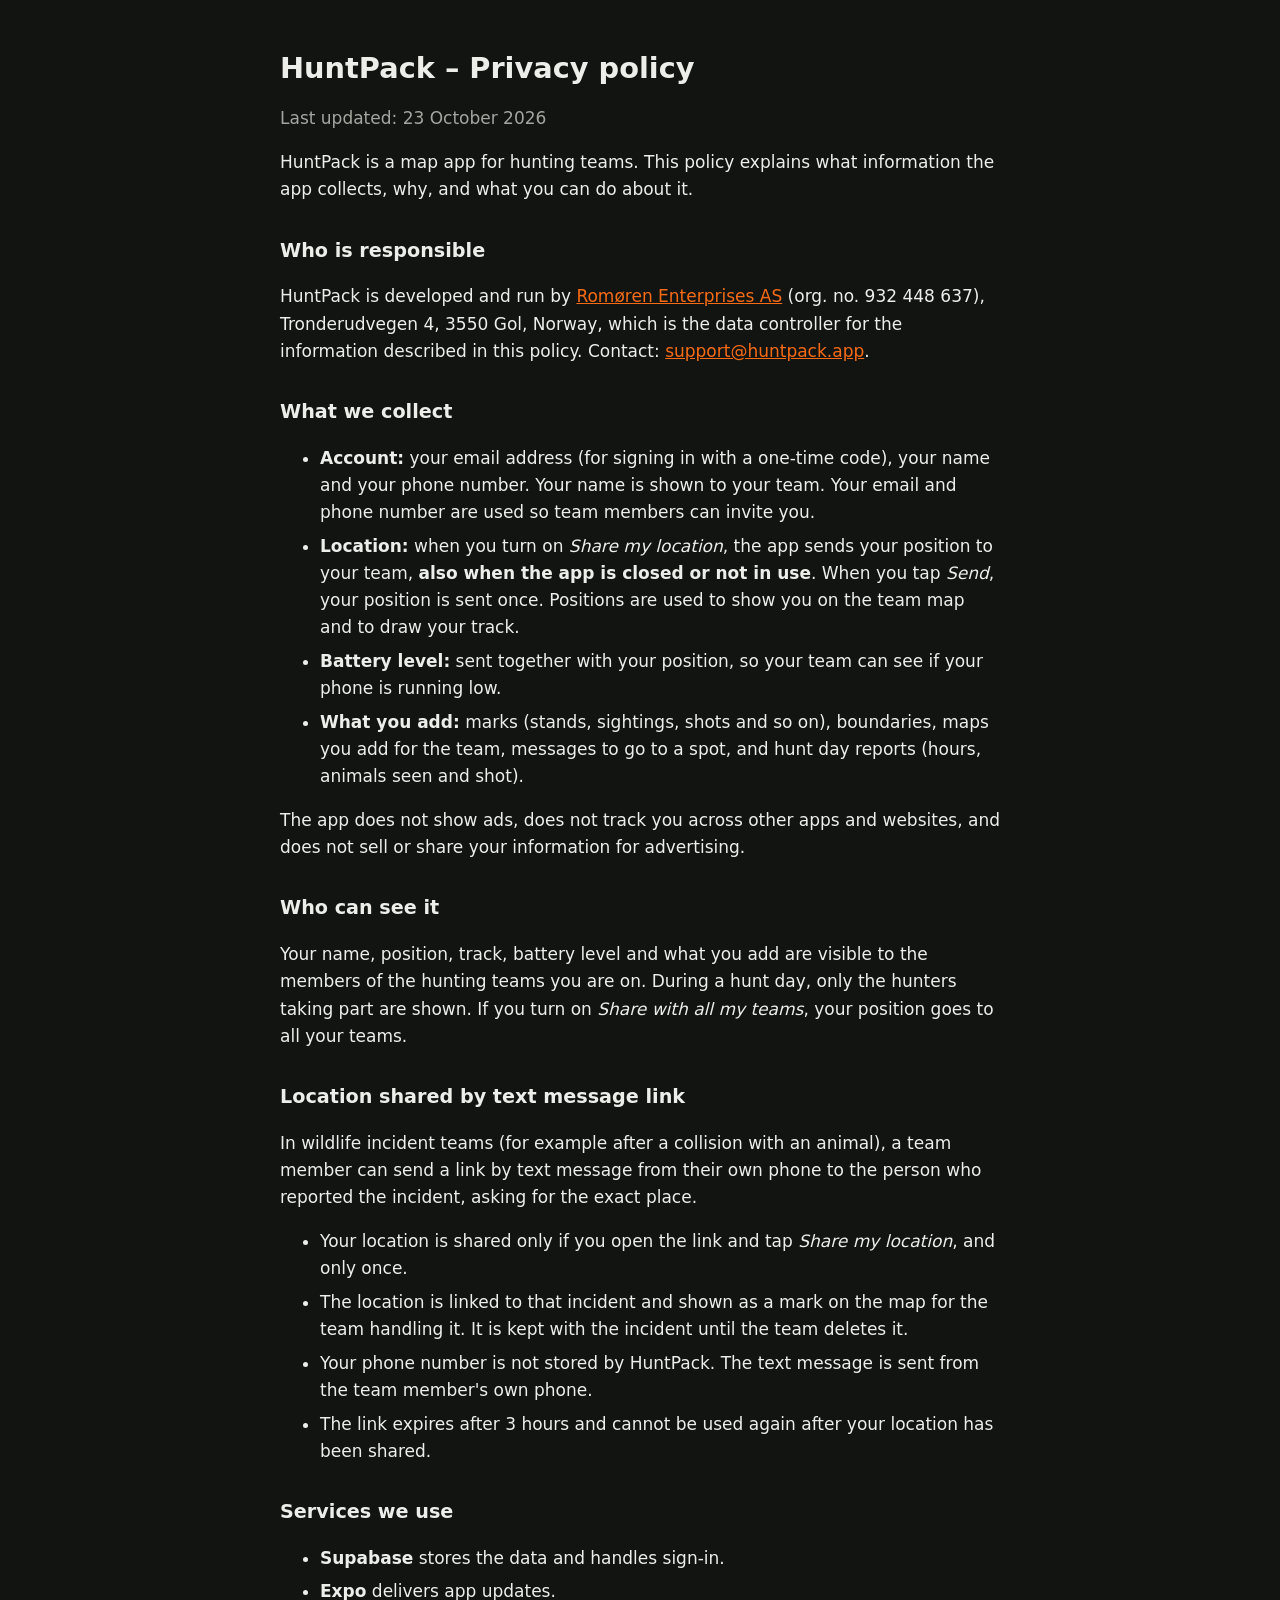
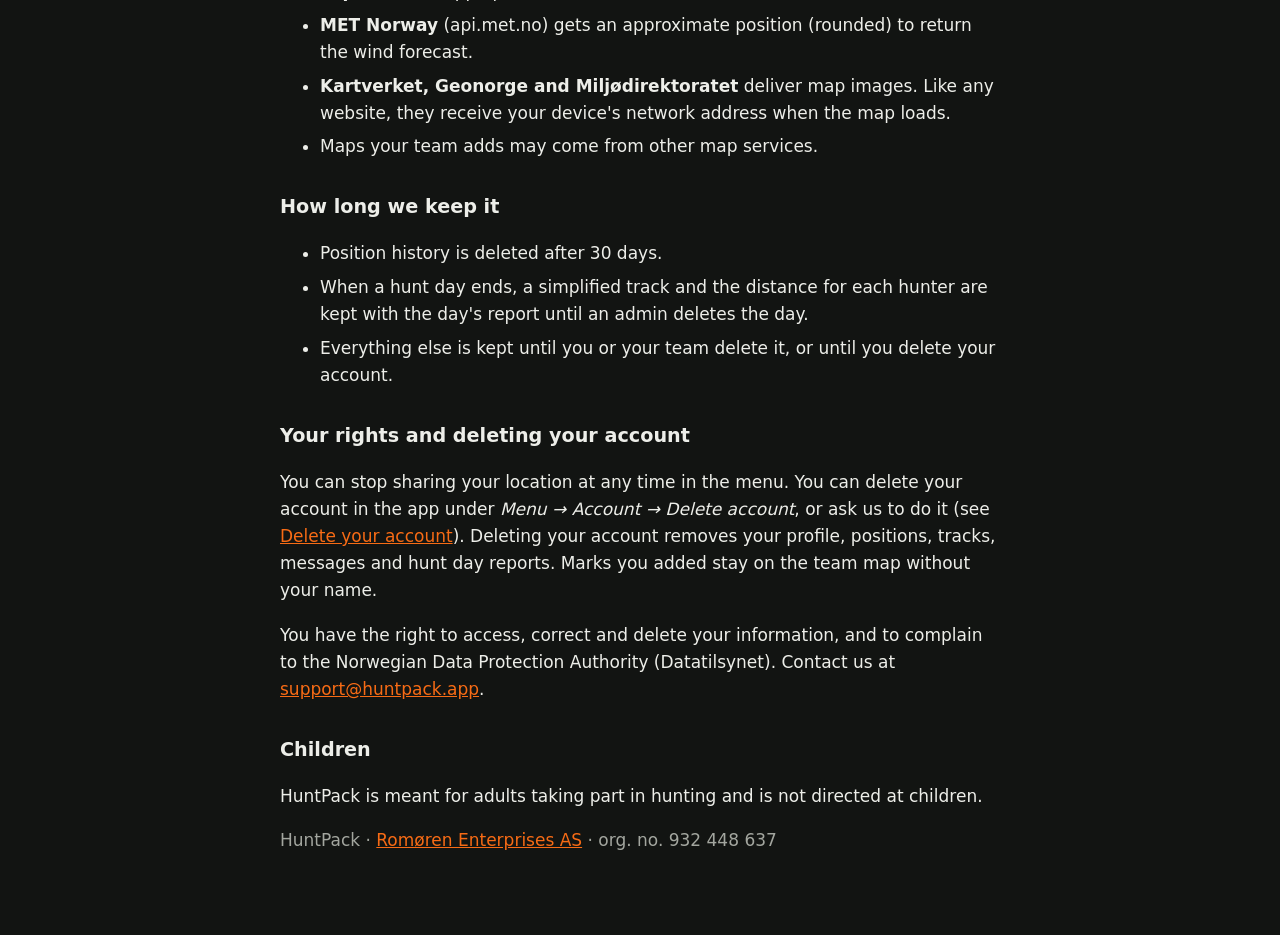
<file: privacy.html>
<!doctype html>
<html lang="en">
<head>
<meta charset="utf-8">
<meta name="viewport" content="width=device-width, initial-scale=1">
<title>HuntPack – Privacy policy</title>
<link rel="canonical" href="https://huntpack.app/privacy">
<link rel="stylesheet" href="style.css">
</head>
<body>
<main>
<h1>HuntPack – Privacy policy</h1>
<p class="muted">Last updated: 23 October 2026</p>

<p>HuntPack is a map app for hunting teams. This policy explains what information the app collects, why, and what you can do about it.</p>

<h2>Who is responsible</h2>
<p>HuntPack is developed and run by <a href="om.html">Romøren Enterprises AS</a> (org. no. 932 448 637), Tronderudvegen 4, 3550 Gol, Norway, which is the data controller for the information described in this policy. Contact: <a href="mailto:support@huntpack.app">support@huntpack.app</a>.</p>

<h2>What we collect</h2>
<ul>
  <li><strong>Account:</strong> your email address (for signing in with a one-time code), your name and your phone number. Your name is shown to your team. Your email and phone number are used so team members can invite you.</li>
  <li><strong>Location:</strong> when you turn on <em>Share my location</em>, the app sends your position to your team, <strong>also when the app is closed or not in use</strong>. When you tap <em>Send</em>, your position is sent once. Positions are used to show you on the team map and to draw your track.</li>
  <li><strong>Battery level:</strong> sent together with your position, so your team can see if your phone is running low.</li>
  <li><strong>What you add:</strong> marks (stands, sightings, shots and so on), boundaries, maps you add for the team, messages to go to a spot, and hunt day reports (hours, animals seen and shot).</li>
</ul>
<p>The app does not show ads, does not track you across other apps and websites, and does not sell or share your information for advertising.</p>

<h2>Who can see it</h2>
<p>Your name, position, track, battery level and what you add are visible to the members of the hunting teams you are on. During a hunt day, only the hunters taking part are shown. If you turn on <em>Share with all my teams</em>, your position goes to all your teams.</p>

<h2 id="sms-location">Location shared by text message link</h2>
<p>In wildlife incident teams (for example after a collision with an animal), a team member can send a link by text message from their own phone to the person who reported the incident, asking for the exact place.</p>
<ul>
  <li>Your location is shared only if you open the link and tap <em>Share my location</em>, and only once.</li>
  <li>The location is linked to that incident and shown as a mark on the map for the team handling it. It is kept with the incident until the team deletes it.</li>
  <li>Your phone number is not stored by HuntPack. The text message is sent from the team member's own phone.</li>
  <li>The link expires after 3 hours and cannot be used again after your location has been shared.</li>
</ul>

<h2>Services we use</h2>
<ul>
  <li><strong>Supabase</strong> stores the data and handles sign-in.</li>
  <li><strong>Expo</strong> delivers app updates.</li>
  <li><strong>MET Norway</strong> (api.met.no) gets an approximate position (rounded) to return the wind forecast.</li>
  <li><strong>Kartverket, Geonorge and Miljødirektoratet</strong> deliver map images. Like any website, they receive your device's network address when the map loads.</li>
  <li>Maps your team adds may come from other map services.</li>
</ul>

<h2>How long we keep it</h2>
<ul>
  <li>Position history is deleted after 30 days.</li>
  <li>When a hunt day ends, a simplified track and the distance for each hunter are kept with the day's report until an admin deletes the day.</li>
  <li>Everything else is kept until you or your team delete it, or until you delete your account.</li>
</ul>

<h2>Your rights and deleting your account</h2>
<p>You can stop sharing your location at any time in the menu. You can delete your account in the app under <em>Menu → Account → Delete account</em>, or ask us to do it (see <a href="delete-account.html">Delete your account</a>). Deleting your account removes your profile, positions, tracks, messages and hunt day reports. Marks you added stay on the team map without your name.</p>
<p>You have the right to access, correct and delete your information, and to complain to the Norwegian Data Protection Authority (Datatilsynet). Contact us at <a href="mailto:support@huntpack.app">support@huntpack.app</a>.</p>

<h2>Children</h2>
<p>HuntPack is meant for adults taking part in hunting and is not directed at children.</p>

<p class="muted">HuntPack · <a href="om.html">Romøren Enterprises AS</a> · org. no. 932 448 637</p>
</main>
</body>
</html>
</file>
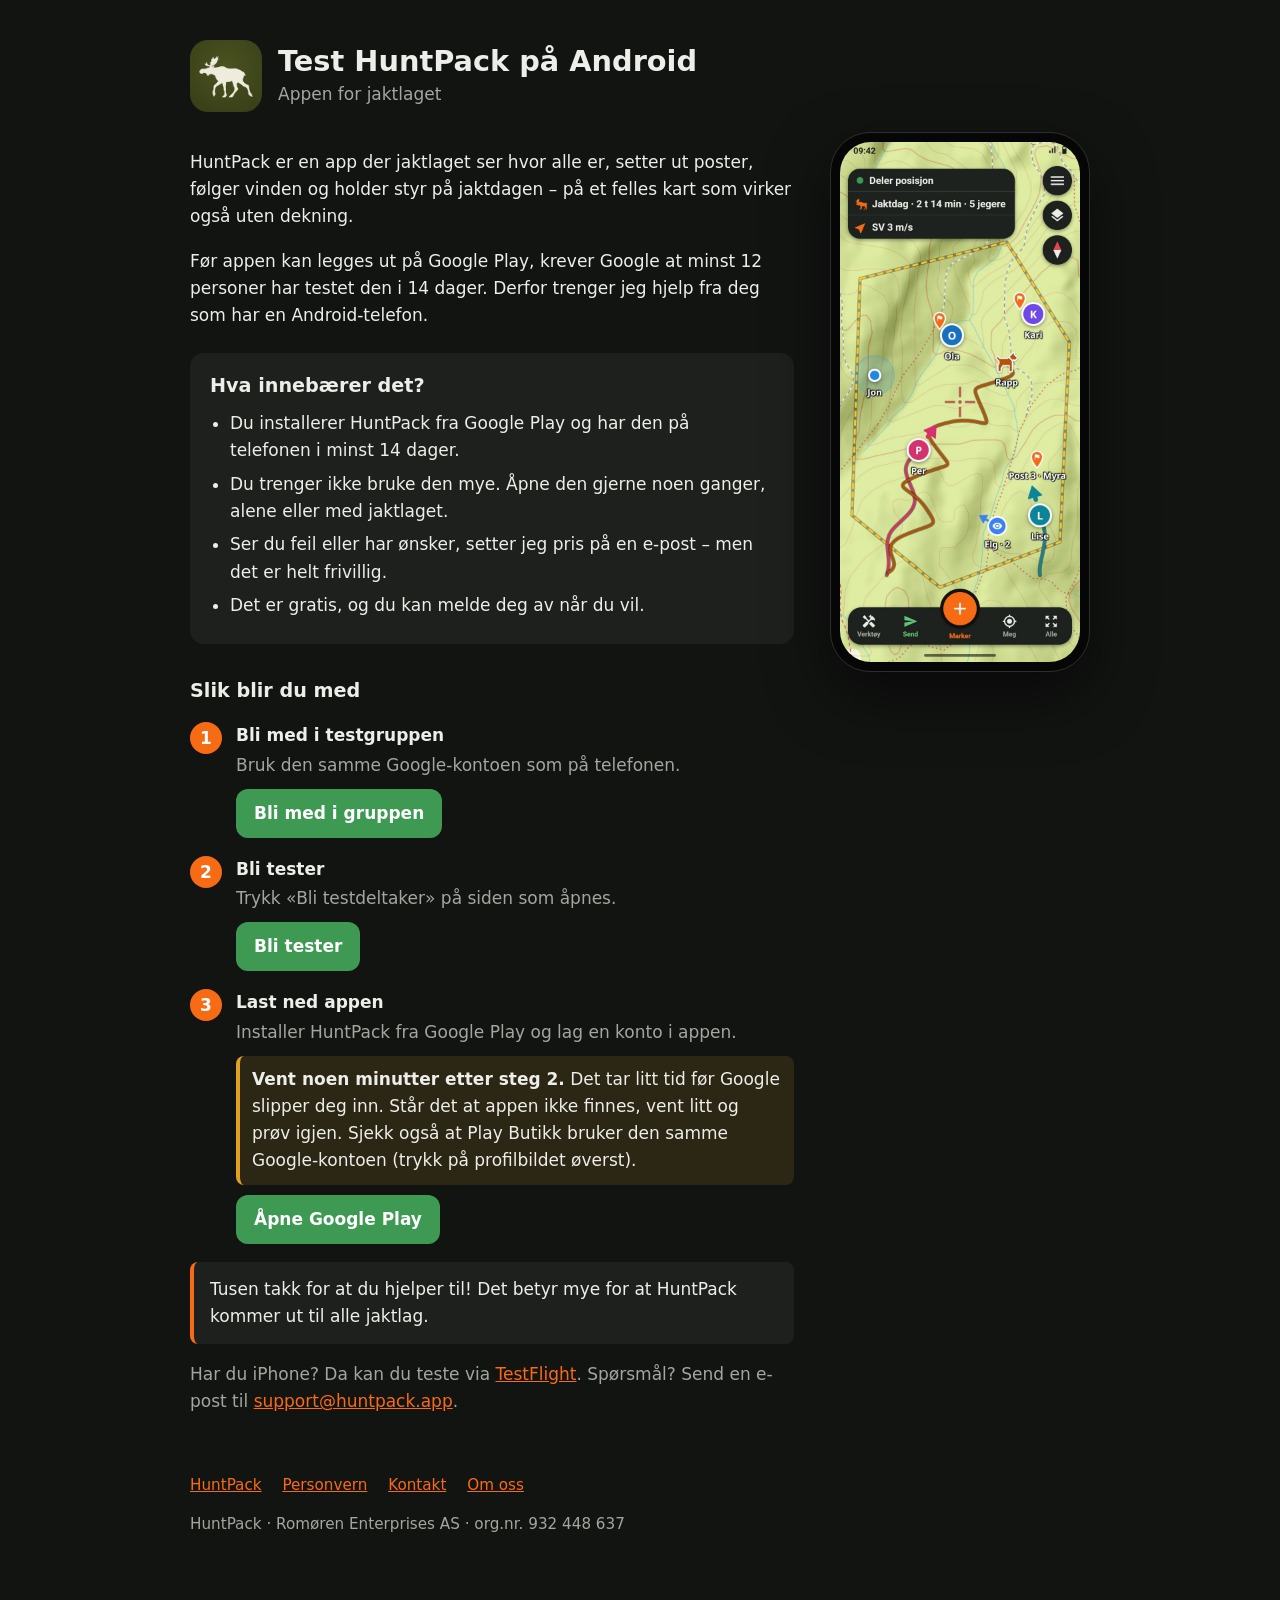
<file: test.html>
<!doctype html>
<html lang="nb">
<head>
<meta charset="utf-8">
<meta name="viewport" content="width=device-width, initial-scale=1">
<title>Test HuntPack på Android</title>
<link rel="canonical" href="https://huntpack.app/test">
<meta name="description" content="Bli med og test HuntPack – appen for jaktlaget – på Android før den kommer på Google Play.">
<meta property="og:title" content="Test HuntPack på Android">
<meta property="og:description" content="Bli med og test appen for jaktlaget før den kommer på Google Play.">
<meta property="og:image" content="https://huntpack.app/icon-512.png">
<meta name="theme-color" content="#121412">
<link rel="icon" href="favicon.png">
<link rel="apple-touch-icon" href="apple-touch-icon.png">
<link rel="stylesheet" href="style.css">
<style>
  main.wide {
    max-width: 900px;
  }
  .hero {
    display: flex;
    align-items: center;
    gap: 16px;
    margin: 8px 0 20px;
  }
  .hero img {
    width: 72px;
    height: 72px;
    border-radius: 18px;
    flex: none;
  }
  .hero h1 {
    margin: 0;
  }
  .hero p {
    margin: 2px 0 0;
    color: var(--muted);
  }
  .layout {
    display: grid;
    grid-template-columns: minmax(0, 1fr) 260px;
    gap: 36px;
    align-items: start;
  }
  .box {
    margin: 24px 0;
    padding: 18px 20px;
    border-radius: 14px;
    background: #1d201c;
  }
  .box h2 {
    margin: 0 0 8px;
  }
  .box ul {
    margin: 0;
    padding-left: 20px;
  }
  .steps {
    margin: 0;
    padding: 0;
    list-style: none;
    counter-reset: step;
  }
  .steps li {
    position: relative;
    margin: 0 0 18px;
    padding-left: 46px;
    counter-increment: step;
  }
  .steps li::before {
    content: counter(step);
    position: absolute;
    left: 0;
    top: 0;
    width: 32px;
    height: 32px;
    border-radius: 50%;
    background: var(--accent);
    color: #fff;
    font-weight: 700;
    text-align: center;
    line-height: 32px;
  }
  .steps strong {
    display: block;
  }
  .steps p {
    margin: 2px 0 10px;
    color: var(--muted);
  }
  .steps p.wait {
    padding: 10px 12px;
    border-left: 4px solid #e0a020;
    border-radius: 8px;
    background: rgba(224, 160, 32, 0.12);
    color: inherit;
  }
  .button {
    display: inline-flex;
    align-items: center;
    gap: 8px;
    padding: 11px 18px;
    border-radius: 12px;
    background: #3e9a52;
    color: #fff;
    font-weight: 600;
    text-decoration: none;
  }
  .thanks {
    padding: 14px 16px;
    border-left: 4px solid var(--accent);
    border-radius: 8px;
    background: #1d201c;
  }
  .phone {
    position: sticky;
    top: 24px;
    padding: 9px;
    border-radius: 40px;
    background: #050605;
    border: 1px solid #2c302c;
    box-shadow: 0 24px 60px rgba(0, 0, 0, 0.55);
  }
  .phone img {
    display: block;
    width: 100%;
    height: auto;
    border-radius: 31px;
  }
  footer {
    margin-top: 40px;
    color: var(--muted);
    font-size: 0.95rem;
  }
  footer a {
    margin-right: 16px;
  }
  @media (max-width: 760px) {
    .layout {
      grid-template-columns: 1fr;
    }
    .phone {
      position: static;
      max-width: 240px;
      margin: 0 auto;
    }
  }
</style>
</head>
<body>
<main class="wide">
<div class="hero">
  <img src="icon-192.png" alt="">
  <div>
    <h1>Test HuntPack på Android</h1>
    <p>Appen for jaktlaget</p>
  </div>
</div>

<div class="layout">
<div>
  <p>HuntPack er en app der jaktlaget ser hvor alle er, setter ut poster, følger vinden og holder styr på jaktdagen – på et felles kart som virker også uten dekning.</p>
  <p>Før appen kan legges ut på Google Play, krever Google at minst 12 personer har testet den i 14 dager. Derfor trenger jeg hjelp fra deg som har en Android-telefon.</p>

  <section class="box">
    <h2>Hva innebærer det?</h2>
    <ul>
      <li>Du installerer HuntPack fra Google Play og har den på telefonen i minst 14 dager.</li>
      <li>Du trenger ikke bruke den mye. Åpne den gjerne noen ganger, alene eller med jaktlaget.</li>
      <li>Ser du feil eller har ønsker, setter jeg pris på en e-post – men det er helt frivillig.</li>
      <li>Det er gratis, og du kan melde deg av når du vil.</li>
    </ul>
  </section>

  <h2>Slik blir du med</h2>
  <ol class="steps">
    <li>
      <strong>Bli med i testgruppen</strong>
      <p>Bruk den samme Google-kontoen som på telefonen.</p>
      <a class="button" href="https://groups.google.com/g/huntpack-testers">Bli med i gruppen</a>
    </li>
    <li>
      <strong>Bli tester</strong>
      <p>Trykk «Bli testdeltaker» på siden som åpnes.</p>
      <a class="button" href="https://play.google.com/apps/testing/no.huntpack.app">Bli tester</a>
    </li>
    <li>
      <strong>Last ned appen</strong>
      <p>Installer HuntPack fra Google Play og lag en konto i appen.</p>
      <p class="wait"><b>Vent noen minutter etter steg 2.</b> Det tar litt tid før Google slipper deg inn. Står det at appen ikke finnes, vent litt og prøv igjen. Sjekk også at Play Butikk bruker den samme Google-kontoen (trykk på profilbildet øverst).</p>
      <a class="button" href="https://play.google.com/store/apps/details?id=no.huntpack.app">Åpne Google Play</a>
    </li>
  </ol>

  <p class="thanks">Tusen takk for at du hjelper til! Det betyr mye for at HuntPack kommer ut til alle jaktlag.</p>

  <p class="muted">Har du iPhone? Da kan du teste via <a href="https://testflight.apple.com/join/gMz3jkxw">TestFlight</a>. Spørsmål? Send en e-post til <a href="mailto:support@huntpack.app">support@huntpack.app</a>.</p>
</div>

<div class="phone">
  <img src="screen-map.jpg" width="720" height="1560" alt="Kartet i HuntPack under en jaktdag: jegerne på postene, hundeføreren og hunden med spor, en observasjon av elg, vind og jaktgrensen.">
</div>
</div>

<footer>
  <p>
    <a href="/">HuntPack</a>
    <a href="privacy.html">Personvern</a>
    <a href="mailto:support@huntpack.app">Kontakt</a>
    <a href="om.html">Om oss</a>
  </p>
  <p>HuntPack · Romøren Enterprises AS · org.nr. 932 448 637</p>
</footer>
</main>
</body>
</html>
</file>
<file: style.css>
:root {
  color-scheme: dark;
  --bg: #121412;
  --text: #edeee9;
  --muted: #a3a69f;
  --accent: #f76b15;
}
body {
  margin: 0;
  background: var(--bg);
  color: var(--text);
  font: 17px/1.6 system-ui, -apple-system, 'Segoe UI', Roboto, sans-serif;
}
main {
  max-width: 720px;
  margin: 0 auto;
  padding: 32px 16px 64px;
}
h1 {
  font-size: 1.8rem;
  line-height: 1.2;
}
h2 {
  margin-top: 2rem;
  font-size: 1.2rem;
}
a {
  color: var(--accent);
}
.muted {
  color: var(--muted);
}
li {
  margin: 0.4rem 0;
}
</file>
